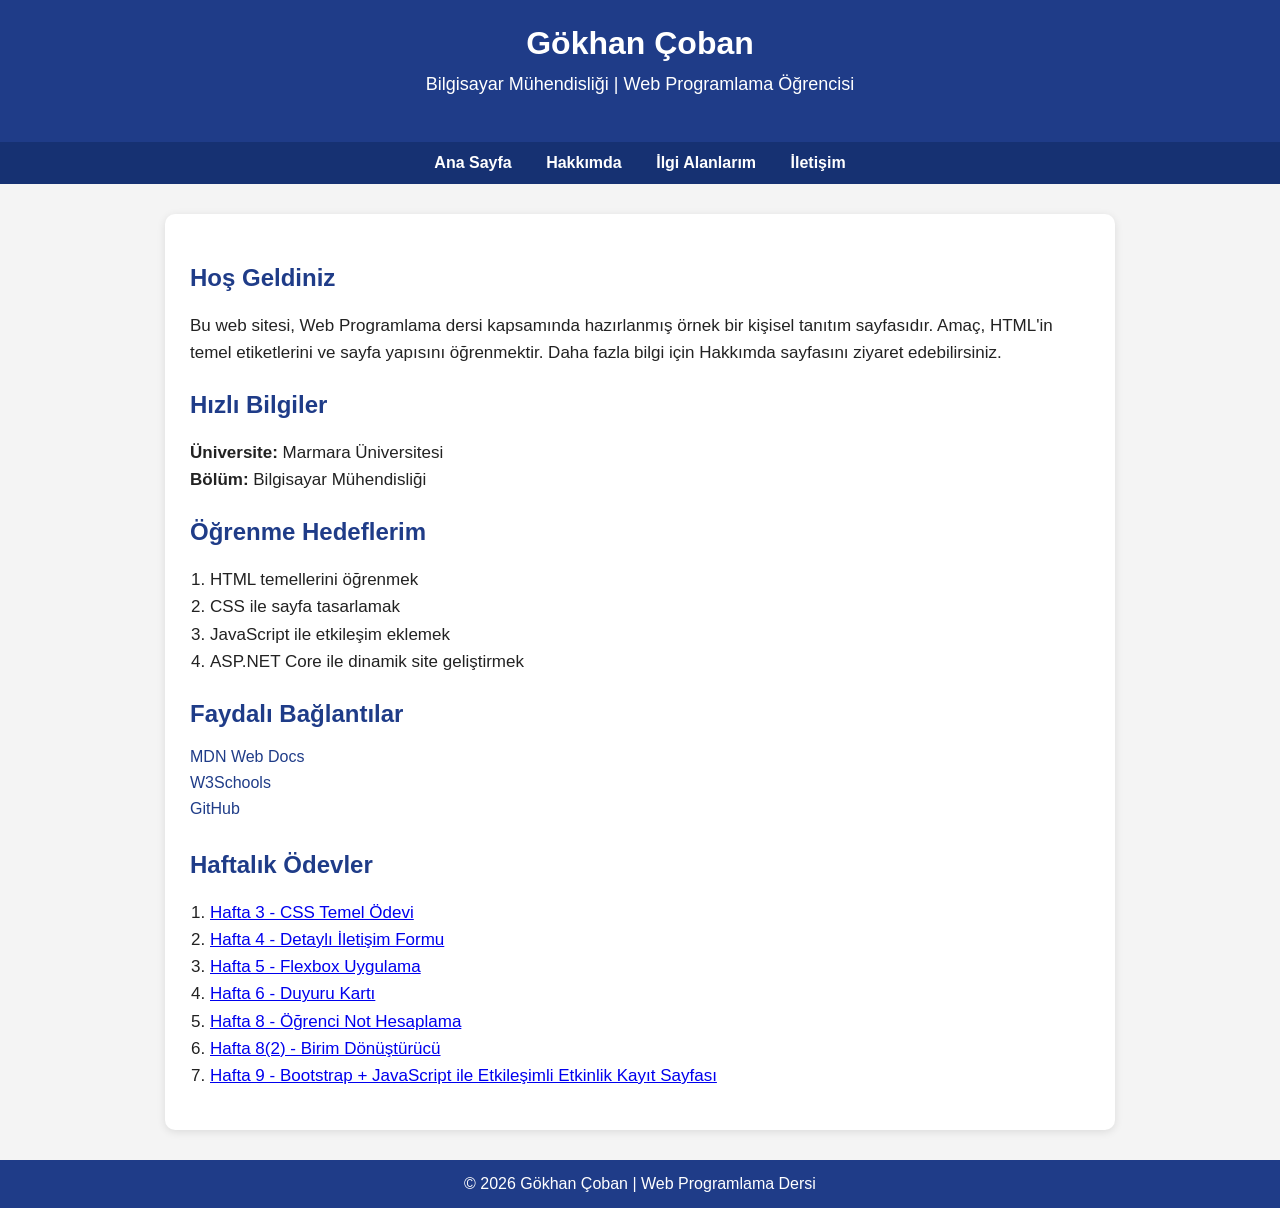
<file: index.html>
<!DOCTYPE html>
<html lang="tr">
<head>
    <meta charset="UTF-8">
    <meta name="viewport" content="width=device-width, initial-scale=1.0">
    <title>Ana Sayfa</title>
    <style>
        body {
            font-family: Arial, sans-serif;
            margin: 0;
            padding: 0;
            background-color: #f4f4f4;
            color: #222;
        }

        header {
            background-color: #1f3c88;
            color: white;
            text-align: center;
            padding: 25px 15px;
        }

        header h1 {
            margin: 0;
            font-size: 32px;
        }

        header p {
            margin-top: 8px;
            font-size: 18px;
        }

        nav {
            background-color: #163172;
            text-align: center;
            padding: 12px 0;
        }

        nav a {
            color: white;
            text-decoration: none;
            margin: 0 15px;
            font-weight: bold;
        }

        nav a:hover {
            text-decoration: underline;
        }

        main {
            max-width: 900px;
            margin: 30px auto;
            background-color: white;
            padding: 25px;
            border-radius: 10px;
            box-shadow: 0 2px 8px rgba(0,0,0,0.1);
        }

        h2 {
            color: #1f3c88;
            margin-top: 25px;
        }

        p, li {
            font-size: 17px;
            line-height: 1.6;
        }

        ol {
            padding-left: 20px;
        }

        .links a {
            display: inline-block;
            margin-bottom: 8px;
            color: #1f3c88;
            text-decoration: none;
        }

        .links a:hover {
            text-decoration: underline;
        }

        footer {
            text-align: center;
            background-color: #1f3c88;
            color: white;
            padding: 15px;
            margin-top: 30px;
        }
    </style>
</head>
<body>

    <header>
        <h1>Gökhan Çoban</h1>
        <p>Bilgisayar Mühendisliği | Web Programlama Öğrencisi</p>
    </header>

    <nav>
        <a href="index.html">Ana Sayfa</a>
        <a href="about.html">Hakkımda</a>
        <a href="interests.html">İlgi Alanlarım</a>
        <a href="contact.html">İletişim</a>
    </nav>

    <main>
        <h2>Hoş Geldiniz</h2>
        <p>
            Bu web sitesi, Web Programlama dersi kapsamında hazırlanmış örnek bir kişisel tanıtım sayfasıdır.
            Amaç, HTML'in temel etiketlerini ve sayfa yapısını öğrenmektir.
            Daha fazla bilgi için Hakkımda sayfasını ziyaret edebilirsiniz.
        </p>

        <h2>Hızlı Bilgiler</h2>
        <p>
            <strong>Üniversite:</strong> Marmara Üniversitesi<br>
            <strong>Bölüm:</strong> Bilgisayar Mühendisliği<br>
        </p>

        <h2>Öğrenme Hedeflerim</h2>
        <ol>
            <li>HTML temellerini öğrenmek</li>
            <li>CSS ile sayfa tasarlamak</li>
            <li>JavaScript ile etkileşim eklemek</li>
            <li>ASP.NET Core ile dinamik site geliştirmek</li>
        </ol>

        <h2>Faydalı Bağlantılar</h2>
        <div class="links">
            <a href="https://developer.mozilla.org/en-US/" target="_blank">MDN Web Docs</a><br>
            <a href="https://www.w3schools.com/" target="_blank">W3Schools</a><br>
            <a href="https://github.com/" target="_blank">GitHub</a>
        </div>

        <h2>Haftalık Ödevler</h2>
        <ol>
            <li><a href="hafta3.html">Hafta 3 - CSS Temel Ödevi</a></li>
            <li><a href="hafta4.html">Hafta 4 - Detaylı İletişim Formu</a></li>
            <li><a href="hafta5.html">Hafta 5 - Flexbox Uygulama</a></li>
            <li><a href="hafta6.html">Hafta 6 - Duyuru Kartı</a></li>
            <li><a href="hafta8.html">Hafta 8 - Öğrenci Not Hesaplama</a></li>
            <li><a href="hafta8_2.html">Hafta 8(2) - Birim Dönüştürücü</a></li>
            <li><a href="hafta9.html">Hafta 9 - Bootstrap + JavaScript ile Etkileşimli Etkinlik Kayıt Sayfası</a></li>
        </ol>
    </main>

    <footer>
        &copy; 2026 Gökhan Çoban | Web Programlama Dersi
    </footer>

</body>
</html>
</file>
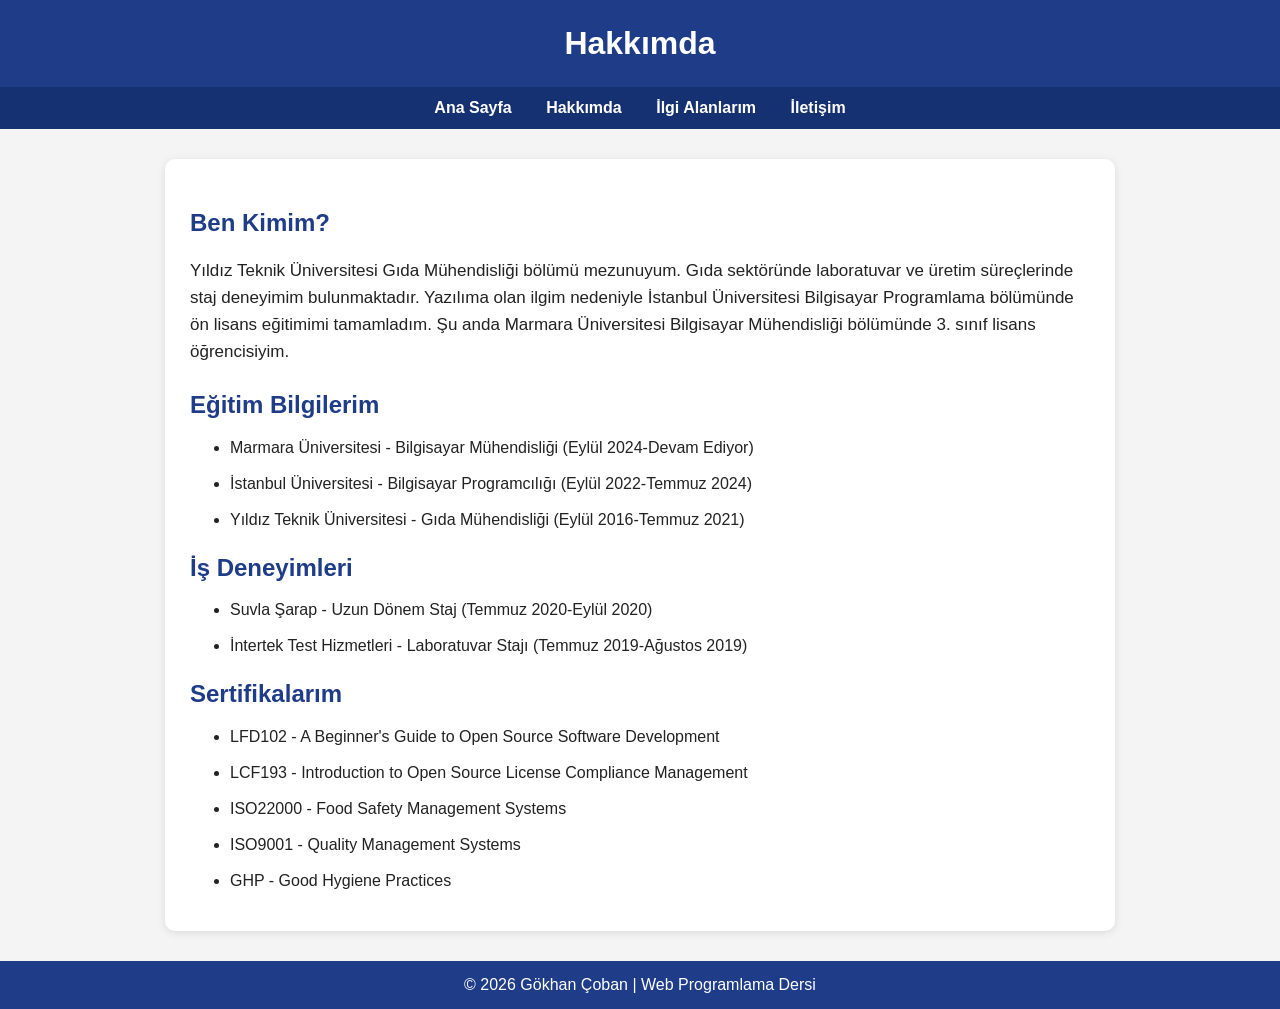
<file: about.html>
<!DOCTYPE html>
<html lang="tr">
<head>
    <meta charset="UTF-8">
    <meta name="viewport" content="width=device-width, initial-scale=1.0">
    <title>Hakkımda</title>
    <style>
        body {
            font-family: Arial, sans-serif;
            margin: 0;
            padding: 0;
            background-color: #f4f4f4;
            color: #222;
        }

        header {
            background-color: #1f3c88;
            color: white;
            text-align: center;
            padding: 25px 15px;
        }

        header h1 {
            margin: 0;
            font-size: 32px;
        }

        nav {
            background-color: #163172;
            text-align: center;
            padding: 12px 0;
        }

        nav a {
            color: white;
            text-decoration: none;
            margin: 0 15px;
            font-weight: bold;
        }

        nav a:hover {
            text-decoration: underline;
        }

        main {
            max-width: 900px;
            margin: 30px auto;
            background-color: white;
            padding: 25px;
            border-radius: 10px;
            box-shadow: 0 2px 8px rgba(0,0,0,0.1);
        }

        h2 {
            color: #1f3c88;
            margin-top: 25px;
        }

        p {
            font-size: 17px;
            line-height: 1.6;
        }

        footer {
            text-align: center;
            background-color: #1f3c88;
            color: white;
            padding: 15px;
            margin-top: 30px;
        }
    </style>
</head>
<body>

    <header>
        <h1>Hakkımda</h1>
    </header>

    <nav>
        <a href="index.html">Ana Sayfa</a>
        <a href="about.html">Hakkımda</a>
        <a href="interests.html">İlgi Alanlarım</a>
        <a href="contact.html">İletişim</a>
    </nav>

    <main>
        <h2>Ben Kimim?</h2>
        <p>
            Yıldız Teknik Üniversitesi Gıda Mühendisliği bölümü mezunuyum. Gıda sektöründe laboratuvar ve üretim süreçlerinde staj deneyimim bulunmaktadır.
            Yazılıma olan ilgim nedeniyle İstanbul Üniversitesi Bilgisayar Programlama bölümünde ön lisans eğitimimi tamamladım.
            Şu anda Marmara Üniversitesi Bilgisayar Mühendisliği bölümünde 3. sınıf lisans öğrencisiyim.
        </p>

        <h2>Eğitim Bilgilerim</h2>
        <ul>
           <li>Marmara Üniversitesi - Bilgisayar Mühendisliği (Eylül 2024-Devam Ediyor)</li><br>
           <li>İstanbul Üniversitesi - Bilgisayar Programcılığı (Eylül 2022-Temmuz 2024)</li><br>
           <li>Yıldız Teknik Üniversitesi - Gıda Mühendisliği (Eylül 2016-Temmuz 2021)</li>
        </ul>

        <h2>İş Deneyimleri</h2>
        <ul>
            <li>Suvla Şarap - Uzun Dönem Staj (Temmuz 2020-Eylül 2020)</li><br>
            <li>İntertek Test Hizmetleri - Laboratuvar Stajı (Temmuz 2019-Ağustos 2019)</li>
        </ul>

        <h2>Sertifikalarım</h2>
        <ul>
            <li>LFD102 - A Beginner's Guide to Open Source Software Development</li><br>
            <li>LCF193 - Introduction to Open Source License Compliance Management</li><br>
            <li>ISO22000 - Food Safety Management Systems</li><br>
            <li>ISO9001 - Quality Management Systems</li><br>                                                      
            <li>GHP - Good Hygiene Practices</li>
        </ul>

    </main>

    <footer>
        &copy; 2026 Gökhan Çoban | Web Programlama Dersi
    </footer>

</body>
</html>
</file>
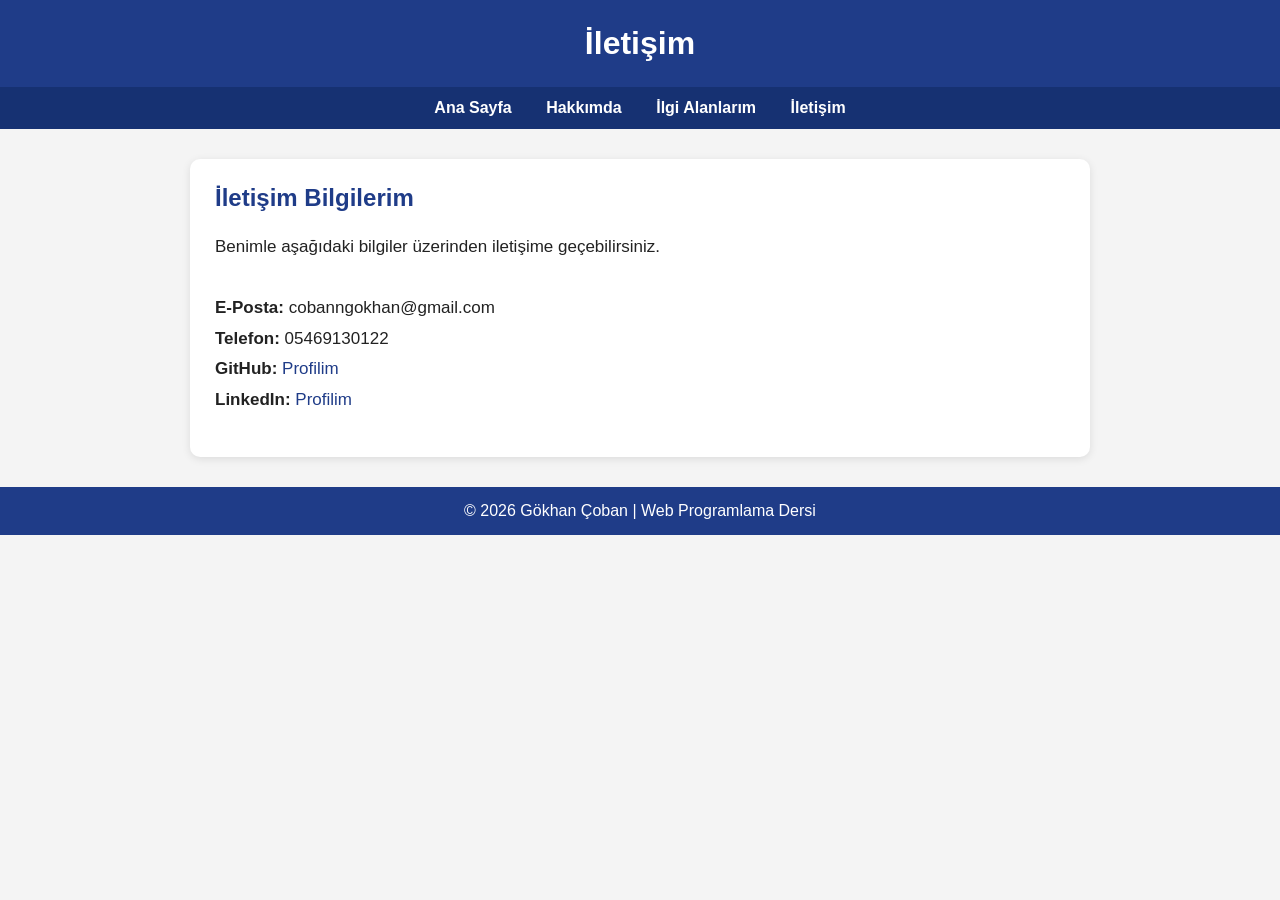
<file: contact.html>
<!DOCTYPE html>
<html lang="tr">
<head>
    <meta charset="UTF-8">
    <meta name="viewport" content="width=device-width, initial-scale=1.0">
    <title>İletişim</title>
    <style>
        body {
            font-family: Arial, sans-serif;
            margin: 0;
            padding: 0;
            background-color: #f4f4f4;
            color: #222;
        }

        header {
            background-color: #1f3c88;
            color: white;
            text-align: center;
            padding: 25px 15px;
        }

        header h1 {
            margin: 0;
            font-size: 32px;
        }

        nav {
            background-color: #163172;
            text-align: center;
            padding: 12px 0;
        }

        nav a {
            color: white;
            text-decoration: none;
            margin: 0 15px;
            font-weight: bold;
        }

        nav a:hover {
            text-decoration: underline;
        }

        main {
            max-width: 900px;
            margin: 30px auto;
            padding: 0 15px;
        }

        .card {
            background-color: white;
            padding: 25px;
            border-radius: 10px;
            box-shadow: 0 2px 8px rgba(0,0,0,0.1);
        }

        h2 {
            color: #1f3c88;
            margin-top: 0;
        }

        p {
            font-size: 17px;
            line-height: 1.8;
        }

        a {
            color: #1f3c88;
            text-decoration: none;
        }

        a:hover {
            text-decoration: underline;
        }

        footer {
            text-align: center;
            background-color: #1f3c88;
            color: white;
            padding: 15px;
            margin-top: 30px;
        }
    </style>
</head>
<body>

    <header>
        <h1>İletişim</h1>
    </header>

    <nav>
        <a href="index.html">Ana Sayfa</a>
        <a href="about.html">Hakkımda</a>
        <a href="interests.html">İlgi Alanlarım</a>
        <a href="contact.html">İletişim</a>
    </nav>

    <main>
        <div class="card">
            <h2>İletişim Bilgilerim</h2>
            <p>
                Benimle aşağıdaki bilgiler üzerinden iletişime geçebilirsiniz.<br><br>

                <strong>E-Posta:</strong> cobanngokhan@gmail.com<br>
                <strong>Telefon:</strong> 05469130122<br>
                <strong>GitHub:</strong> <a href="https://github.com/cobangokhan" target="_blank">Profilim</a><br>
                <strong>LinkedIn:</strong> <a href="https://www.linkedin.com/in/g%C3%B6khan-%C3%A7oban-a52a8619a/" target="_blank">Profilim</a>
            </p>
        </div>
    </main>

    <footer>
        &copy; 2026 Gökhan Çoban | Web Programlama Dersi
    </footer>

</body>
</html>
</file>
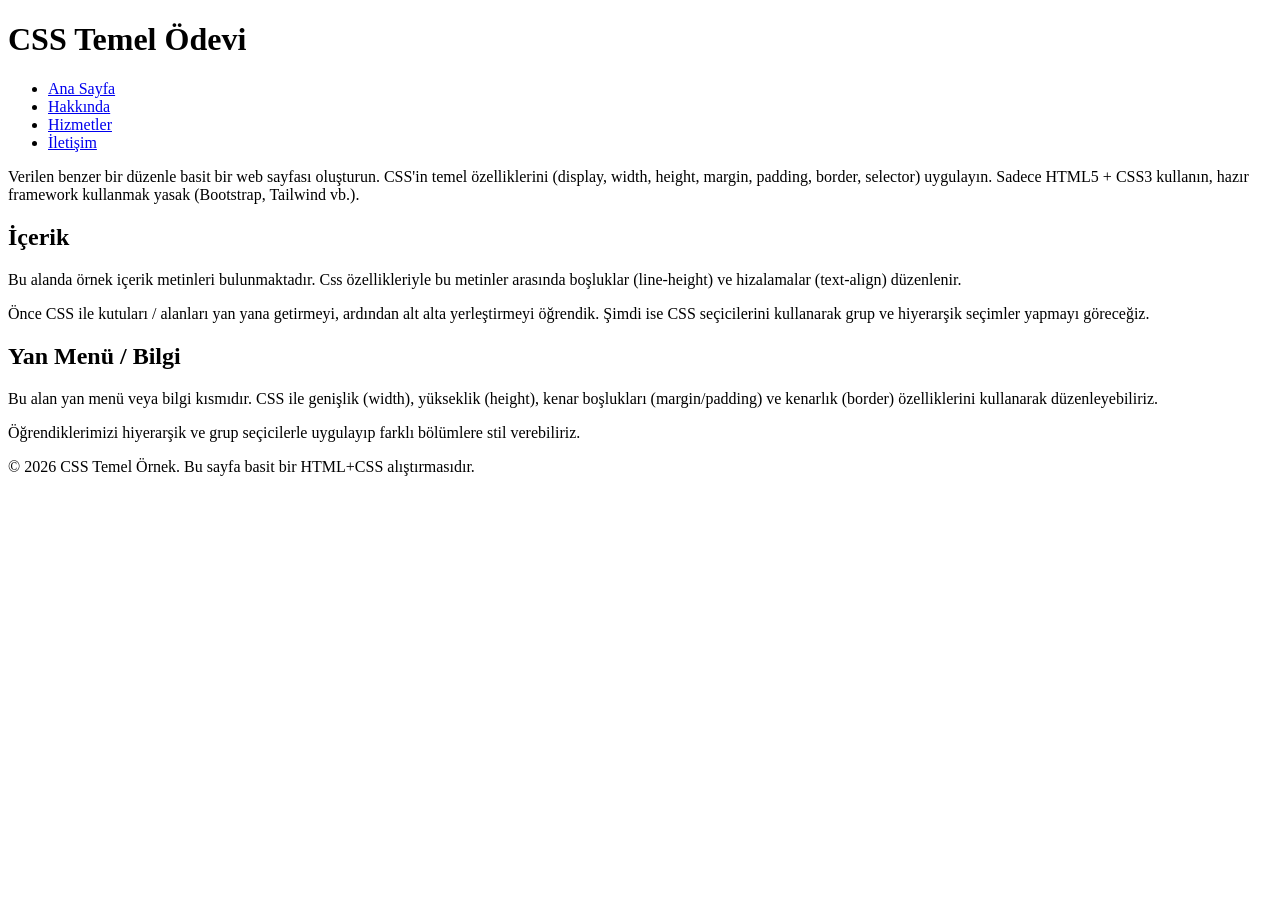
<file: CSS Temel Ödevi.html>
﻿<!DOCTYPE html>
<html lang="tr">
<head>
    <meta charset="UTF-8">
    <title>CSS Temel Ödevi</title>
    <link rel="stylesheet" href="styles/style.css">
</head>

<body>

    <div class="container">
        <header>
            <h1>CSS Temel Ödevi</h1>
            <nav>
                <ul>
                    <li><a href="#" class="active">Ana Sayfa</a></li>
                    <li><a href="#">Hakkında</a></li>
                    <li><a href="#">Hizmetler</a></li>
                    <li><a href="#">İletişim</a></li>
                </ul>
            </nav>
        </header>

        <main>
            <p class="intro">
                Verilen benzer bir düzenle basit bir web sayfası oluşturun. CSS'in temel özelliklerini (display, width, height, margin, padding, border, selector) uygulayın. Sadece HTML5 + CSS3 kullanın, hazır framework kullanmak yasak (Bootstrap, Tailwind vb.).
            </p>

            <div class="row">
                <section class="content">
                    <h2>İçerik</h2>
                    <p>Bu alanda örnek içerik metinleri bulunmaktadır. Css özellikleriyle bu metinler arasında boşluklar (line-height) ve hizalamalar (text-align) düzenlenir.</p>
                    <p>Önce CSS ile kutuları / alanları yan yana getirmeyi, ardından alt alta yerleştirmeyi öğrendik. Şimdi ise CSS seçicilerini kullanarak grup ve hiyerarşik seçimler yapmayı göreceğiz.</p>
                </section>

                <aside class="sidebar">
                    <h2>Yan Menü / Bilgi</h2>
                    <p>Bu alan yan menü veya bilgi kısmıdır. CSS ile genişlik (width), yükseklik (height), kenar boşlukları (margin/padding) ve kenarlık (border) özelliklerini kullanarak düzenleyebiliriz.</p>
                    <p>Öğrendiklerimizi hiyerarşik ve grup seçicilerle uygulayıp farklı bölümlere stil verebiliriz.</p>
                </aside>
            </div>
        </main>

        <footer>
            <p>© 2026 CSS Temel Örnek. Bu sayfa basit bir HTML+CSS alıştırmasıdır.</p>
        </footer>
    </div>

</body>
</html>
</file>
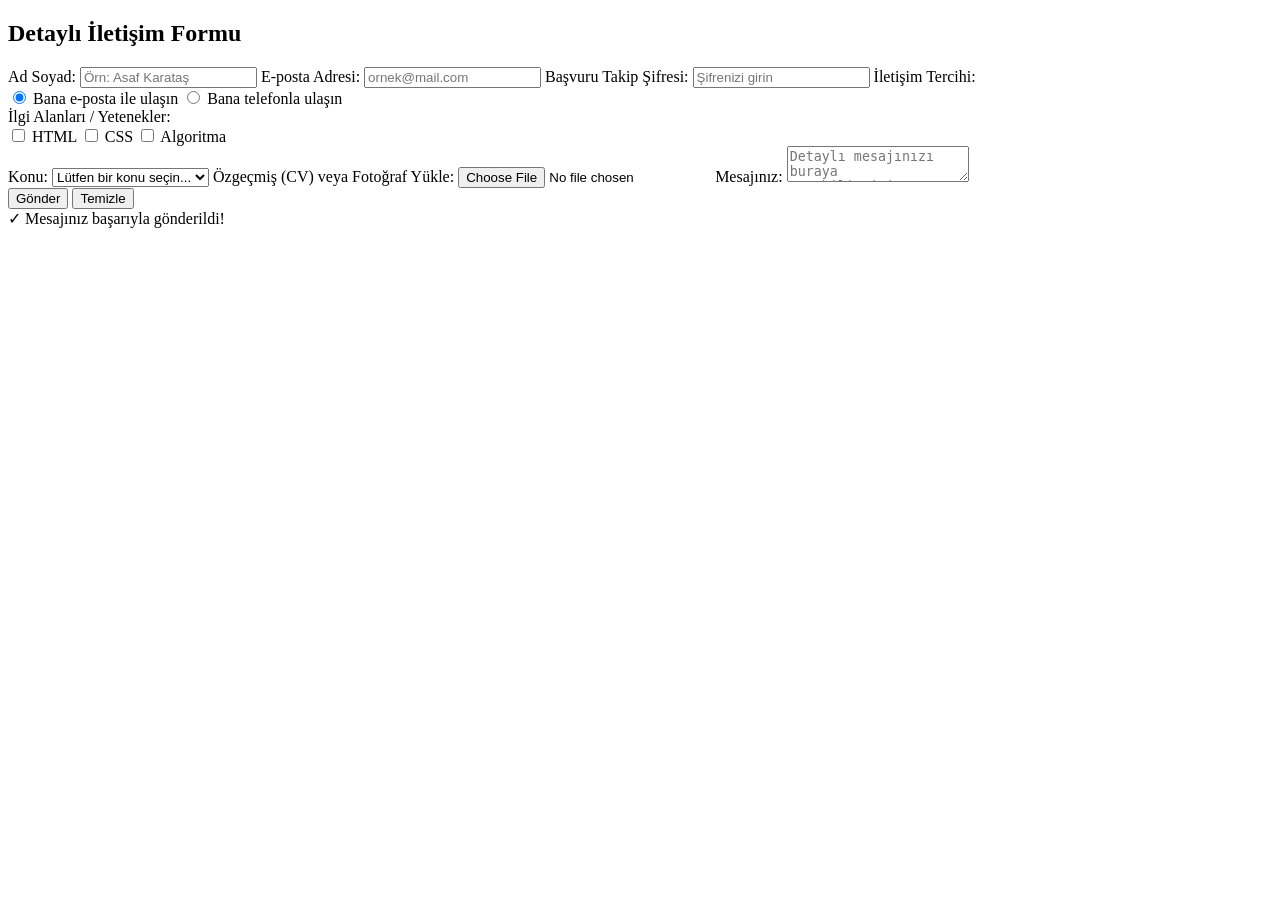
<file: Detaylı İletişim Formu.html>
﻿<!DOCTYPE html>
<html lang="tr">
<head>
  <meta charset="UTF-8" />
  <meta name="viewport" content="width=device-width, initial-scale=1.0"/>
  <title>Detaylı İletişim Formu</title>
  <link rel="stylesheet" href="styles/style.css">
</head>
<body>

  <div class="contact-container">
    <h2>Detaylı İletişim Formu</h2>

    <form id="contactForm" onsubmit="handleSubmit(event)">

      <label for="adSoyad">Ad Soyad:</label>
      <input type="text" id="adSoyad" name="adSoyad" placeholder="Örn: Asaf Karataş" required>

      <label for="eposta">E-posta Adresi:</label>
      <input type="email" id="eposta" name="eposta" placeholder="ornek@mail.com" required>

      <label for="sifre">Başvuru Takip Şifresi:</label>
      <input type="password" id="sifre" name="sifre" placeholder="Şifrenizi girin">

      <label>İletişim Tercihi:</label>
      <div class="input-group">
        <label><input type="radio" name="iletisim" value="eposta" checked> Bana e-posta ile ulaşın</label>
        <label><input type="radio" name="iletisim" value="telefon"> Bana telefonla ulaşın</label>
      </div>

      <label>İlgi Alanları / Yetenekler:</label>
      <div class="input-group">
        <label><input type="checkbox" name="yetenek" value="html"> HTML</label>
        <label><input type="checkbox" name="yetenek" value="css"> CSS</label>
        <label><input type="checkbox" name="yetenek" value="algoritma"> Algoritma</label>
      </div>

      <label for="konu">Konu:</label>
      <select id="konu" name="konu" required>
        <option value="" disabled selected>Lütfen bir konu seçin...</option>
        <option value="is-teklifi">İş Teklifi</option>
        <option value="soru">Soru</option>
        <option value="geri-bildirim">Geri Bildirim</option>
      </select>

      <label for="dosya">Özgeçmiş (CV) veya Fotoğraf Yükle:</label>
      <input type="file" id="dosya" name="dosya" accept=".pdf,.doc,.docx,.jpg,.png">

      <label for="mesaj">Mesajınız:</label>
      <textarea id="mesaj" name="mesaj" placeholder="Detaylı mesajınızı buraya yazabilirsiniz..." required></textarea>

      <div class="btn-row">
        <button type="submit" class="btn-gonder">Gönder</button>
        <button type="reset" class="btn-temizle">Temizle</button>
      </div>

      <div class="success-msg" id="successMsg">
        ✓ Mesajınız başarıyla gönderildi!
      </div>
    </form>
  </div>

  <script>
    function handleSubmit(e) {
      e.preventDefault();
      document.getElementById('successMsg').style.display = 'block';
      setTimeout(() => {
        e.target.reset();
        document.getElementById('successMsg').style.display = 'none';
      }, 3000);
    }
  </script>

</body>
</html>
</file>
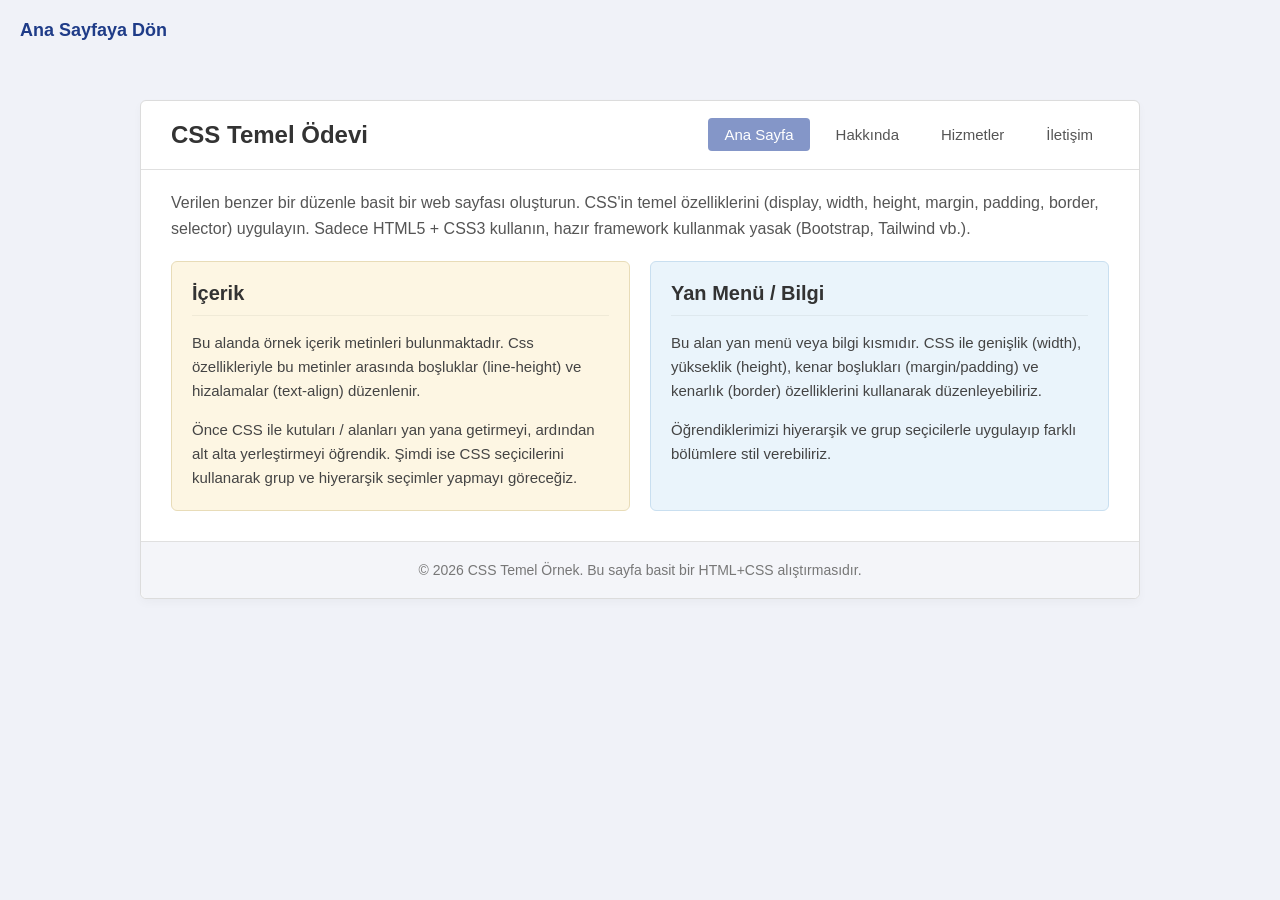
<file: hafta3.html>
<!DOCTYPE html>
<html lang="tr">
<head>
    <meta charset="UTF-8">
    <meta name="viewport" content="width=device-width, initial-scale=1.0"/>
    <title>CSS Temel Ödevi</title>

    <style>
        * {
            box-sizing: border-box;
        }

        body {
            font-family: Arial, sans-serif;
            background-color: #f0f2f8;
            margin: 0;
            padding: 40px 20px;
            position: relative;
        }

        .geri-link {
            position: absolute;
            top: 20px;
            left: 20px;
            color: #1f3c88;
            text-decoration: none;
            font-size: 18px;
            font-weight: bold;
        }

        .geri-link:hover {
            text-decoration: underline;
        }

        .container {
            max-width: 1000px;
            margin: 60px auto 0 auto;
            background-color: #ffffff;
            border: 1px solid #dcdcdc;
            border-radius: 6px;
            box-shadow: 0 4px 10px rgba(0,0,0,0.03);
        }

        header {
            display: flex;
            justify-content: space-between;
            align-items: center;
            padding: 20px 30px;
            border-bottom: 1px solid #e0e0e0;
        }

        header h1 {
            margin: 0;
            font-size: 24px;
            color: #333;
        }

        nav ul {
            list-style: none;
            padding: 0;
            margin: 0;
            display: flex;
            gap: 10px;
        }

        nav a {
            text-decoration: none;
            padding: 8px 16px;
            color: #555;
            border-radius: 4px;
            font-size: 15px;
        }

        nav a:hover,
        nav a.active {
            background-color: #8496c8;
            color: white;
        }

        .intro {
            padding: 20px 30px;
            margin: 0;
            color: #555;
            line-height: 1.6;
        }

        .row {
            display: flex;
            gap: 20px;
            padding: 0 30px 30px 30px;
        }

        .content, .sidebar {
            flex: 1;
            padding: 20px;
            border-radius: 6px;
        }

        .content h2, .sidebar h2 {
            margin-top: 0;
            margin-bottom: 15px;
            font-size: 20px;
            color: #333;
            border-bottom: 1px solid rgba(0,0,0,0.05);
            padding-bottom: 10px;
        }

        .content p, .sidebar p {
            font-size: 15px;
            line-height: 1.6;
            color: #444;
            margin-bottom: 15px;
        }

        .content p:last-child, .sidebar p:last-child {
            margin-bottom: 0;
        }

        .content {
            background-color: #fdf6e3;
            border: 1px solid #e8dcb8;
        }

        .sidebar {
            background-color: #eaf4fb;
            border: 1px solid #c9dff0;
        }

        footer {
            text-align: center;
            padding: 20px;
            background-color: #f4f5f9;
            border-top: 1px solid #e0e0e0;
            color: #777;
            font-size: 14px;
            border-bottom-left-radius: 6px;
            border-bottom-right-radius: 6px;
        }

        footer p {
            margin: 0;
        }
    </style>
</head>

<body>

    <a href="index.html" class="geri-link">Ana Sayfaya Dön</a>

    <div class="container">
        <header>
            <h1>CSS Temel Ödevi</h1>
            <nav>
                <ul>
                    <li><a href="#" class="active">Ana Sayfa</a></li>
                    <li><a href="#">Hakkında</a></li>
                    <li><a href="#">Hizmetler</a></li>
                    <li><a href="#">İletişim</a></li>
                </ul>
            </nav>
        </header>

        <main>
            <p class="intro">
                Verilen benzer bir düzenle basit bir web sayfası oluşturun. CSS'in temel özelliklerini (display, width, height, margin, padding, border, selector) uygulayın. Sadece HTML5 + CSS3 kullanın, hazır framework kullanmak yasak (Bootstrap, Tailwind vb.).
            </p>

            <div class="row">
                <section class="content">
                    <h2>İçerik</h2>
                    <p>Bu alanda örnek içerik metinleri bulunmaktadır. Css özellikleriyle bu metinler arasında boşluklar (line-height) ve hizalamalar (text-align) düzenlenir.</p>
                    <p>Önce CSS ile kutuları / alanları yan yana getirmeyi, ardından alt alta yerleştirmeyi öğrendik. Şimdi ise CSS seçicilerini kullanarak grup ve hiyerarşik seçimler yapmayı göreceğiz.</p>
                </section>

                <aside class="sidebar">
                    <h2>Yan Menü / Bilgi</h2>
                    <p>Bu alan yan menü veya bilgi kısmıdır. CSS ile genişlik (width), yükseklik (height), kenar boşlukları (margin/padding) ve kenarlık (border) özelliklerini kullanarak düzenleyebiliriz.</p>
                    <p>Öğrendiklerimizi hiyerarşik ve grup seçicilerle uygulayıp farklı bölümlere stil verebiliriz.</p>
                </aside>
            </div>
        </main>

        <footer>
            <p>© 2026 CSS Temel Örnek. Bu sayfa basit bir HTML+CSS alıştırmasıdır.</p>
        </footer>
    </div>

</body>
</html>
</file>
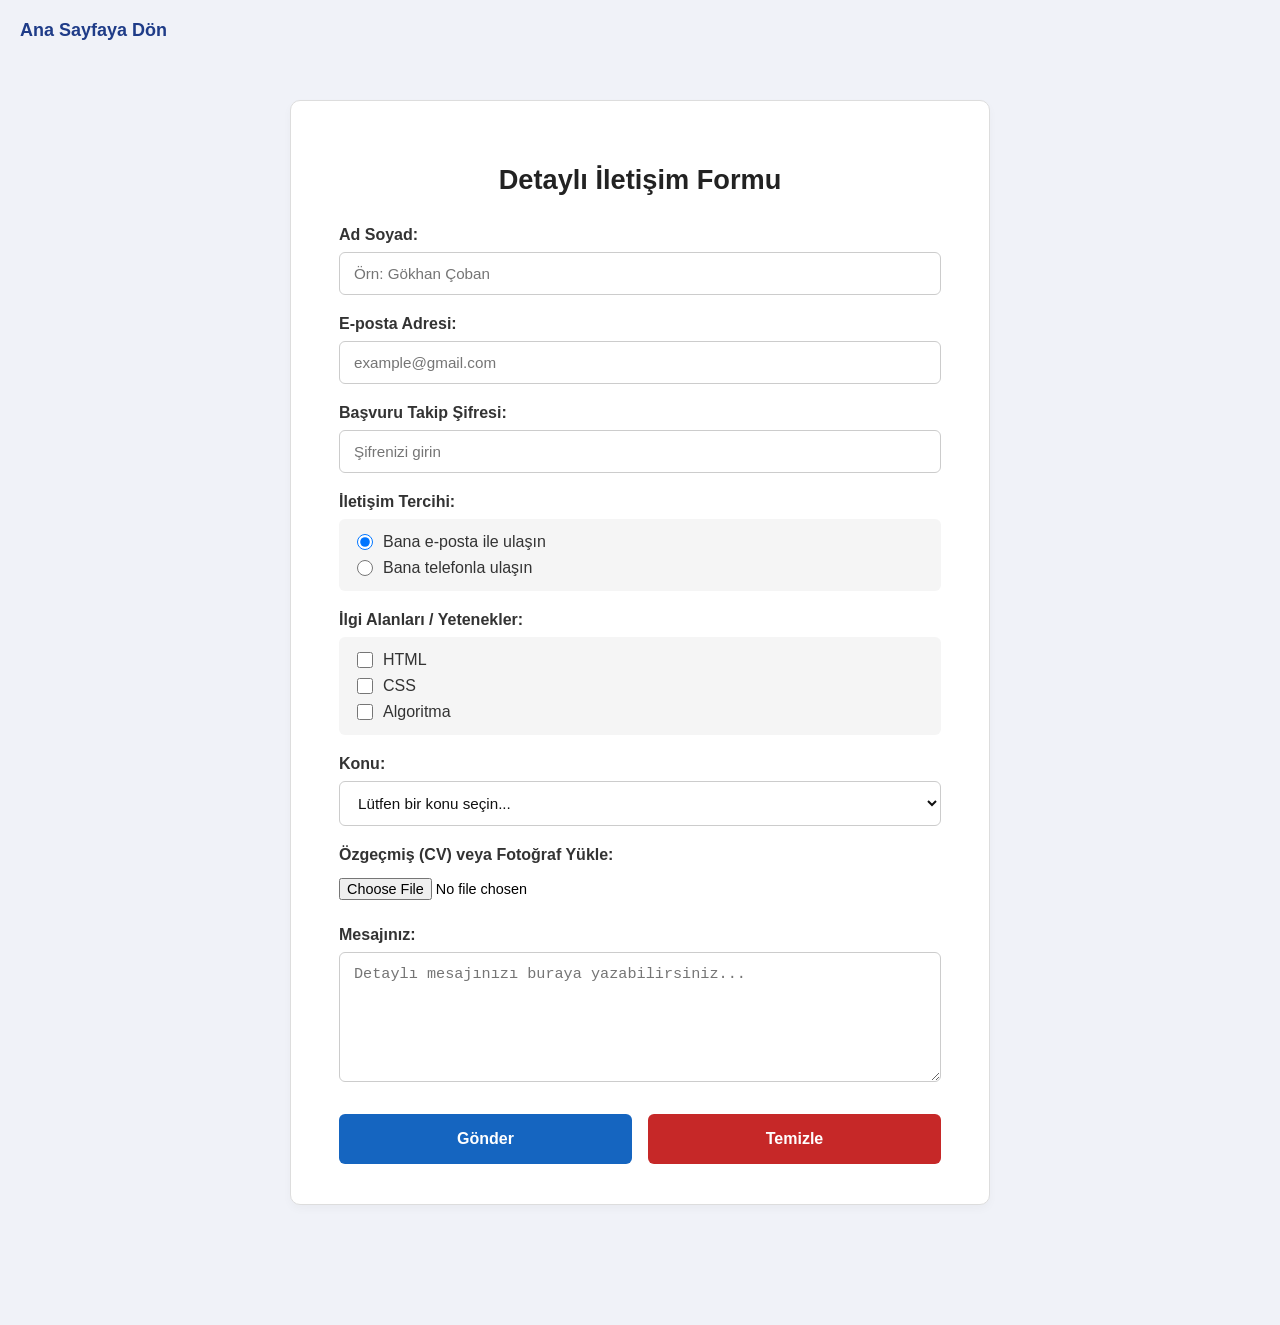
<file: hafta4.html>
<!DOCTYPE html>
<html lang="tr">
<head>
  <meta charset="UTF-8" />
  <meta name="viewport" content="width=device-width, initial-scale=1.0"/>
  <title>Detaylı İletişim Formu</title>

  <style>
    * {
      box-sizing: border-box;
    }

    body {
      font-family: Arial, sans-serif;
      background-color: #f0f2f8;
      margin: 0;
      padding: 40px 20px;
      position: relative;
    }

    .geri-link {
      position: absolute;
      top: 20px;
      left: 20px;
      color: #1f3c88;
      text-decoration: none;
      font-size: 18px;
      font-weight: bold;
    }

    .geri-link:hover {
      text-decoration: underline;
    }

    .contact-container {
      width: 700px;
      max-width: 100%;
      margin: 60px auto 80px;
      padding: 40px 48px;
      background: #fff;
      border: 1px solid #ddd;
      border-radius: 10px;
      box-shadow: 0 4px 10px rgba(0,0,0,0.03);
    }

    .contact-container h2 {
      font-size: 1.7rem;
      font-weight: bold;
      text-align: center;
      margin-bottom: 30px;
      color: #222;
    }

    label {
      display: block;
      margin-bottom: 8px;
      font-weight: bold;
      color: #333;
    }

    .input-group {
      background: #f5f5f5;
      border-radius: 6px;
      padding: 14px 18px;
      margin-bottom: 20px;
    }

    .input-group label {
      font-weight: normal;
      display: flex;
      align-items: center;
      gap: 10px;
      margin-bottom: 8px;
      cursor: pointer;
    }

    .input-group label:last-child {
      margin-bottom: 0;
    }

    input[type="radio"],
    input[type="checkbox"] {
      width: 16px;
      height: 16px;
      margin: 0;
      cursor: pointer;
    }

    input[type="text"],
    input[type="email"],
    input[type="password"],
    select,
    textarea {
      width: 100%;
      padding: 12px 14px;
      margin-bottom: 20px;
      border: 1px solid #ccc;
      border-radius: 6px;
      font-size: 0.95rem;
      background: #fff;
      color: #111;
      outline: none;
    }

    input[type="file"] {
      padding: 6px 0;
      border: none;
      background: transparent;
      margin-bottom: 20px;
      width: 100%;
      font-size: 0.9rem;
    }

    input:focus,
    select:focus,
    textarea:focus {
      border-color: #555;
    }

    textarea {
      resize: vertical;
      min-height: 130px;
    }

    .btn-row {
      display: flex;
      gap: 16px;
      margin-top: 8px;
    }

    .btn-row button {
      flex: 1;
      padding: 16px;
      border: none;
      border-radius: 6px;
      font-size: 1rem;
      font-weight: bold;
      cursor: pointer;
      transition: opacity 0.2s;
    }

    .btn-row button:hover {
      opacity: 0.88;
    }

    .btn-gonder {
      background: #1565C0;
      color: #fff;
    }

    .btn-temizle {
      background: #C62828;
      color: #fff;
    }

    .success-msg {
      display: none;
      background: #e8f5e9;
      border: 1px solid #a5d6a7;
      border-radius: 6px;
      padding: 14px;
      color: #2e7d32;
      font-size: 0.9rem;
      margin-top: 16px;
      text-align: center;
    }
  </style>
</head>
<body>

  <a href="index.html" class="geri-link">Ana Sayfaya Dön</a>

  <div class="contact-container">
    <h2>Detaylı İletişim Formu</h2>

    <form id="contactForm" onsubmit="handleSubmit(event)">

      <label for="adSoyad">Ad Soyad:</label>
      <input type="text" id="adSoyad" name="adSoyad" placeholder="Örn: Gökhan Çoban" required>

      <label for="eposta">E-posta Adresi:</label>
      <input type="email" id="eposta" name="eposta" placeholder="example@gmail.com" required>

      <label for="sifre">Başvuru Takip Şifresi:</label>
      <input type="password" id="sifre" name="sifre" placeholder="Şifrenizi girin">

      <label>İletişim Tercihi:</label>
      <div class="input-group">
        <label><input type="radio" name="iletisim" value="eposta" checked> Bana e-posta ile ulaşın</label>
        <label><input type="radio" name="iletisim" value="telefon"> Bana telefonla ulaşın</label>
      </div>

      <label>İlgi Alanları / Yetenekler:</label>
      <div class="input-group">
        <label><input type="checkbox" name="yetenek" value="html"> HTML</label>
        <label><input type="checkbox" name="yetenek" value="css"> CSS</label>
        <label><input type="checkbox" name="yetenek" value="algoritma"> Algoritma</label>
      </div>

      <label for="konu">Konu:</label>
      <select id="konu" name="konu" required>
        <option value="" disabled selected>Lütfen bir konu seçin...</option>
        <option value="is-teklifi">İş Teklifi</option>
        <option value="soru">Soru</option>
        <option value="geri-bildirim">Geri Bildirim</option>
      </select>

      <label for="dosya">Özgeçmiş (CV) veya Fotoğraf Yükle:</label>
      <input type="file" id="dosya" name="dosya" accept=".pdf,.doc,.docx,.jpg,.png">

      <label for="mesaj">Mesajınız:</label>
      <textarea id="mesaj" name="mesaj" placeholder="Detaylı mesajınızı buraya yazabilirsiniz..." required></textarea>

      <div class="btn-row">
        <button type="submit" class="btn-gonder">Gönder</button>
        <button type="reset" class="btn-temizle">Temizle</button>
      </div>

      <div class="success-msg" id="successMsg">
        ✓ Mesajınız başarıyla gönderildi!
      </div>
    </form>
  </div>

  <script>
    function handleSubmit(e) {
      e.preventDefault();
      document.getElementById('successMsg').style.display = 'block';
      setTimeout(() => {
        e.target.reset();
        document.getElementById('successMsg').style.display = 'none';
      }, 3000);
    }
  </script>

</body>
</html>
</file>
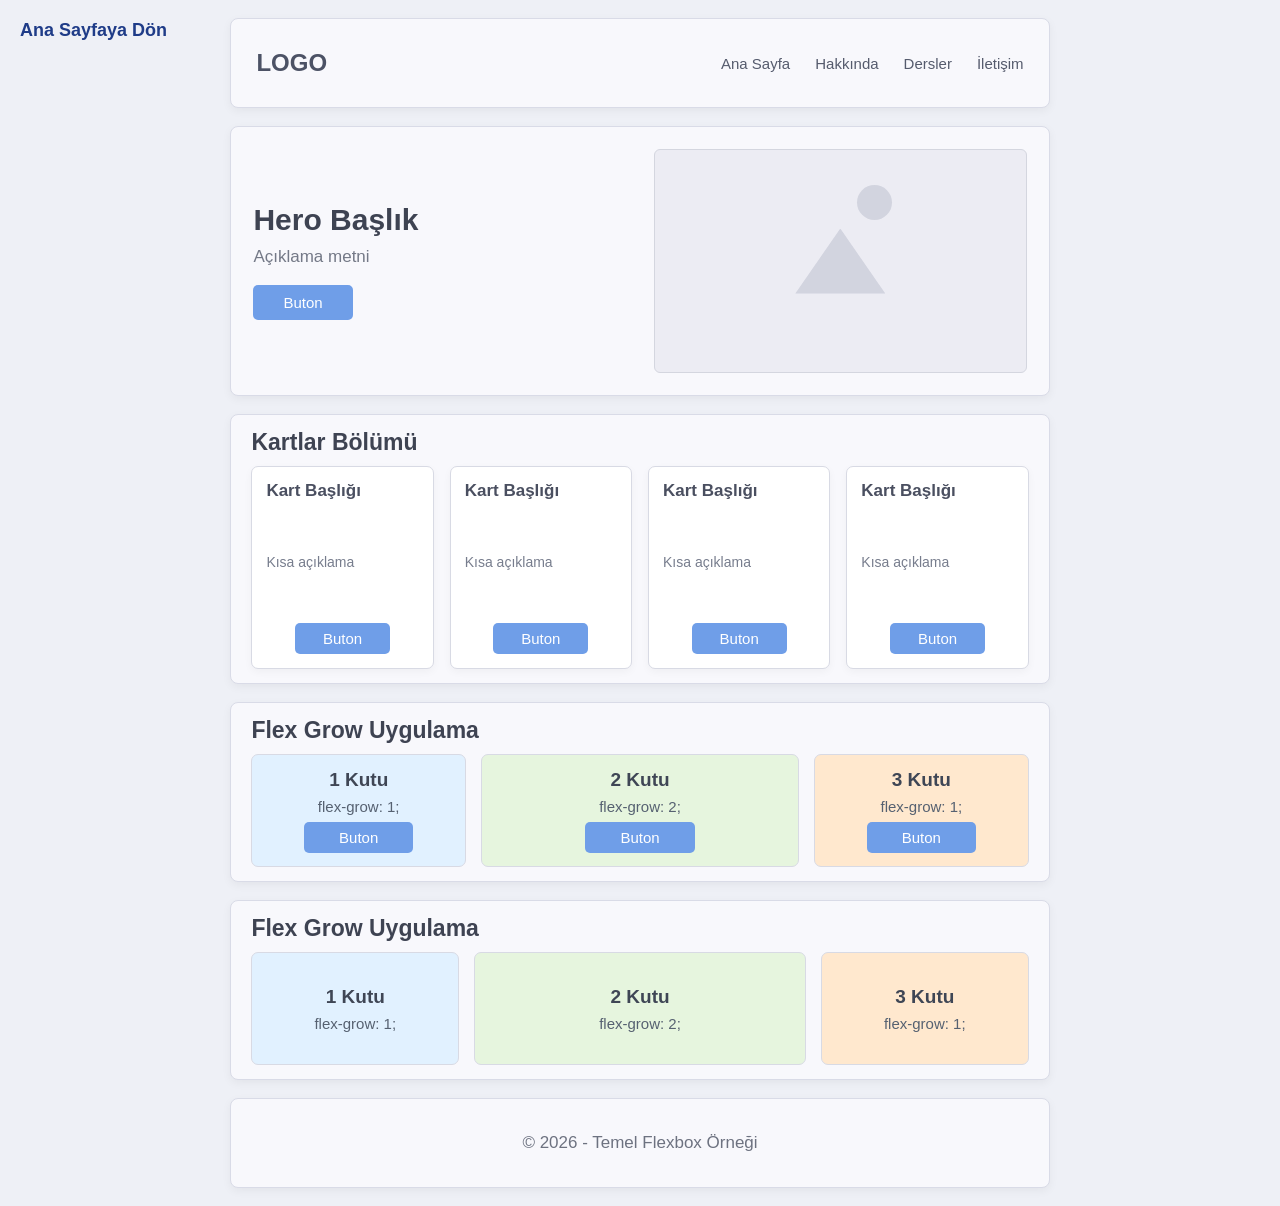
<file: hafta5.html>
<!DOCTYPE html>
<html lang="tr">
<head>
    <meta charset="UTF-8">
    <meta name="viewport" content="width=device-width, initial-scale=1.0">
    <title>Flexbox Lab Uygulaması</title>

    <style>
        * {
            margin: 0;
            padding: 0;
            box-sizing: border-box;
        }

        body {
            font-family: Arial, Helvetica, sans-serif;
            background-color: #eef0f6;
            color: #333;
        }

        .geri-link {
            position: absolute;
            top: 20px;
            left: 20px;
            color: #1f3c88;
            text-decoration: none;
            font-size: 18px;
            font-weight: bold;
        }

        .geri-link:hover {
            text-decoration: underline;
        }

        .wrapper {
            width: 100vw;
            min-height: 100vh;
            display: flex;
            flex-direction: column;
            background-color: #eef0f6;
            padding: 2vh 18vw;
            gap: 2vh;
        }

        .navbar {
            height: 10vh;
            display: flex;
            flex-direction: row;
            justify-content: space-between;
            align-items: center;
            padding: 0 25px;
            background-color: #f8f8fc;
            border: 1px solid #d9dbe7;
            border-radius: 8px;
            box-shadow: 0 3px 10px rgba(0, 0, 0, 0.05);
        }

        .logo {
            font-size: 24px;
            font-weight: bold;
            color: #4c5265;
        }

        .nav-links {
            display: flex;
            flex-direction: row;
            gap: 25px;
        }

        .nav-links a {
            text-decoration: none;
            color: #555b6d;
            font-size: 15px;
            font-weight: 500;
        }

        .nav-links a:hover {
            color: #6f9ee8;
        }

        .hero {
            height: 30vh;
            display: flex;
            flex-direction: row;
            justify-content: space-between;
            align-items: stretch;
            gap: 30px;
            padding: 22px;
            background-color: #f8f8fc;
            border: 1px solid #d9dbe7;
            border-radius: 8px;
            box-shadow: 0 3px 10px rgba(0, 0, 0, 0.05);
        }

        .hero-text {
            flex: 1;
            display: flex;
            flex-direction: column;
            justify-content: center;
            align-items: flex-start;
        }

        .hero-text h1 {
            font-size: 30px;
            margin-bottom: 10px;
            color: #3e4352;
        }

        .hero-text p {
            font-size: 17px;
            margin-bottom: 18px;
            color: #747987;
        }

        button {
            border: none;
            background-color: #6f9ee8;
            color: white;
            padding: 9px 30px;
            border-radius: 5px;
            font-size: 15px;
            cursor: pointer;
        }

        button:hover {
            background-color: #5789d8;
        }

        .hero-image {
            flex: 1;
            display: flex;
            justify-content: center;
            align-items: center;
            position: relative;
            background-color: #ececf3;
            border: 1px solid #d4d6df;
            border-radius: 6px;
        }

        .mountain {
            width: 90px;
            height: 65px;
            background-color: #d2d4df;
            clip-path: polygon(50% 0, 100% 100%, 0 100%);
        }

        .sun {
            width: 35px;
            height: 35px;
            background-color: #d2d4df;
            border-radius: 50%;
            position: absolute;
            top: 35px;
            right: 36%;
        }

        .section-title {
            display: flex;
            flex-direction: row;
            justify-content: flex-start;
            align-items: center;
            margin-bottom: 10px;
        }

        .section-title h2 {
            font-size: 23px;
            color: #3e4352;
        }

        .cards-section {
            height: 30vh;
            display: flex;
            flex-direction: column;
            padding: 14px 20px;
            background-color: #f8f8fc;
            border: 1px solid #d9dbe7;
            border-radius: 8px;
            box-shadow: 0 3px 10px rgba(0, 0, 0, 0.05);
        }

        .cards-container {
            flex: 1;
            display: flex;
            flex-direction: row;
            flex-wrap: nowrap;
            justify-content: space-between;
            align-items: stretch;
            gap: 16px;
        }

        .card {
            flex: 1;
            display: flex;
            flex-direction: column;
            justify-content: space-between;
            padding: 14px;
            background-color: white;
            border: 1px solid #d8dae4;
            border-radius: 7px;
            box-shadow: 0 3px 8px rgba(0, 0, 0, 0.04);
        }

        .card h3 {
            font-size: 17px;
            color: #4a4f60;
        }

        .card p {
            font-size: 14px;
            color: #777d8d;
        }

        .card button {
            align-self: center;
            padding: 7px 28px;
        }

        .grow-section {
            height: 20vh;
            display: flex;
            flex-direction: column;
            padding: 14px 20px;
            background-color: #f8f8fc;
            border: 1px solid #d9dbe7;
            border-radius: 8px;
            box-shadow: 0 3px 10px rgba(0, 0, 0, 0.05);
        }

        .grow-container {
            flex: 1;
            display: flex;
            flex-direction: row;
            align-items: stretch;
            gap: 15px;
        }

        .grow-box {
            display: flex;
            flex-direction: column;
            justify-content: center;
            align-items: center;
            gap: 7px;
            border-radius: 7px;
            border: 1px solid #d8dae4;
        }

        .grow-box h3 {
            font-size: 19px;
            color: #3f4655;
        }

        .grow-box p {
            color: #566171;
            font-size: 15px;
        }

        .box-one {
            flex-grow: 1;
            background-color: #e1f1ff;
        }

        .box-two {
            flex-grow: 2;
            background-color: #e6f5de;
        }

        .box-three {
            flex-grow: 1;
            background-color: #ffe8ce;
        }

        .grow-box button {
            padding: 7px 35px;
        }

        .footer {
            height: 10vh;
            display: flex;
            justify-content: center;
            align-items: center;
            background-color: #f8f8fc;
            border: 1px solid #d9dbe7;
            border-radius: 8px;
            box-shadow: 0 3px 10px rgba(0, 0, 0, 0.05);
        }

        .footer p {
            color: #6d7280;
            font-size: 17px;
        }

        @media (max-width: 900px) {
            .wrapper {
                padding: 2vh 5vw;
            }

            .navbar,
            .hero,
            .cards-section,
            .grow-section,
            .footer {
                height: auto;
            }

            .navbar {
                flex-direction: column;
                justify-content: center;
                gap: 10px;
                padding: 15px;
            }

            .nav-links {
                flex-wrap: wrap;
                justify-content: center;
            }

            .hero {
                flex-direction: column;
            }

            .hero-image {
                min-height: 180px;
            }

            .cards-container {
                flex-wrap: wrap;
            }

            .card {
                flex: 0 0 48%;
                min-height: 150px;
            }

            .grow-container {
                flex-direction: column;
            }

            .grow-box {
                min-height: 110px;
            }
        }

        @media (max-width: 600px) {
            .card {
                flex: 0 0 100%;
            }
        }
    </style>
</head>

<body>
    
    <a href="index.html" class="geri-link">Ana Sayfaya Dön</a>

    <div class="wrapper">

        <nav class="navbar">
            <div class="logo">LOGO</div>
        
            <div class="nav-links">
                <a href="#">Ana Sayfa</a>
                <a href="#">Hakkında</a>
                <a href="#">Dersler</a>
                <a href="#">İletişim</a>
            </div>
        </nav>

        <section class="hero">
            <div class="hero-text">
                <h1>Hero Başlık</h1>
                <p>Açıklama metni</p>
                <button>Buton</button>
            </div>

            <div class="hero-image">
                <div class="mountain"></div>
                <div class="sun"></div>
            </div>
        </section>

        <section class="cards-section">
            <div class="section-title">
                <h2>Kartlar Bölümü</h2>
            </div>

            <div class="cards-container">
                <div class="card">
                    <h3>Kart Başlığı</h3>
                    <p>Kısa açıklama</p>
                    <button>Buton</button>
                </div>

                <div class="card">
                    <h3>Kart Başlığı</h3>
                    <p>Kısa açıklama</p>
                    <button>Buton</button>
                </div>

                <div class="card">
                    <h3>Kart Başlığı</h3>
                    <p>Kısa açıklama</p>
                    <button>Buton</button>
                </div>

                <div class="card">
                    <h3>Kart Başlığı</h3>
                    <p>Kısa açıklama</p>
                    <button>Buton</button>
                </div>
            </div>
        </section>

        <section class="grow-section">
            <div class="section-title">
                <h2>Flex Grow Uygulama</h2>
            </div>

            <div class="grow-container">
                <div class="grow-box box-one">
                    <h3>1 Kutu</h3>
                    <p>flex-grow: 1;</p>
                    <button>Buton</button>
                </div>

                <div class="grow-box box-two">
                    <h3>2 Kutu</h3>
                    <p>flex-grow: 2;</p>
                    <button>Buton</button>
                </div>

                <div class="grow-box box-three">
                    <h3>3 Kutu</h3>
                    <p>flex-grow: 1;</p>
                    <button>Buton</button>
                </div>
            </div>
        </section>

        <section class="grow-section">
            <div class="section-title">
                <h2>Flex Grow Uygulama</h2>
            </div>

            <div class="grow-container">
                <div class="grow-box box-one">
                    <h3>1 Kutu</h3>
                    <p>flex-grow: 1;</p>
                </div>

                <div class="grow-box box-two">
                    <h3>2 Kutu</h3>
                    <p>flex-grow: 2;</p>
                </div>

                <div class="grow-box box-three">
                    <h3>3 Kutu</h3>
                    <p>flex-grow: 1;</p>
                </div>
            </div>
        </section>

        <footer class="footer">
            <p>© 2026 - Temel Flexbox Örneği</p>
        </footer>

    </div>

</body>
</html>
</file>
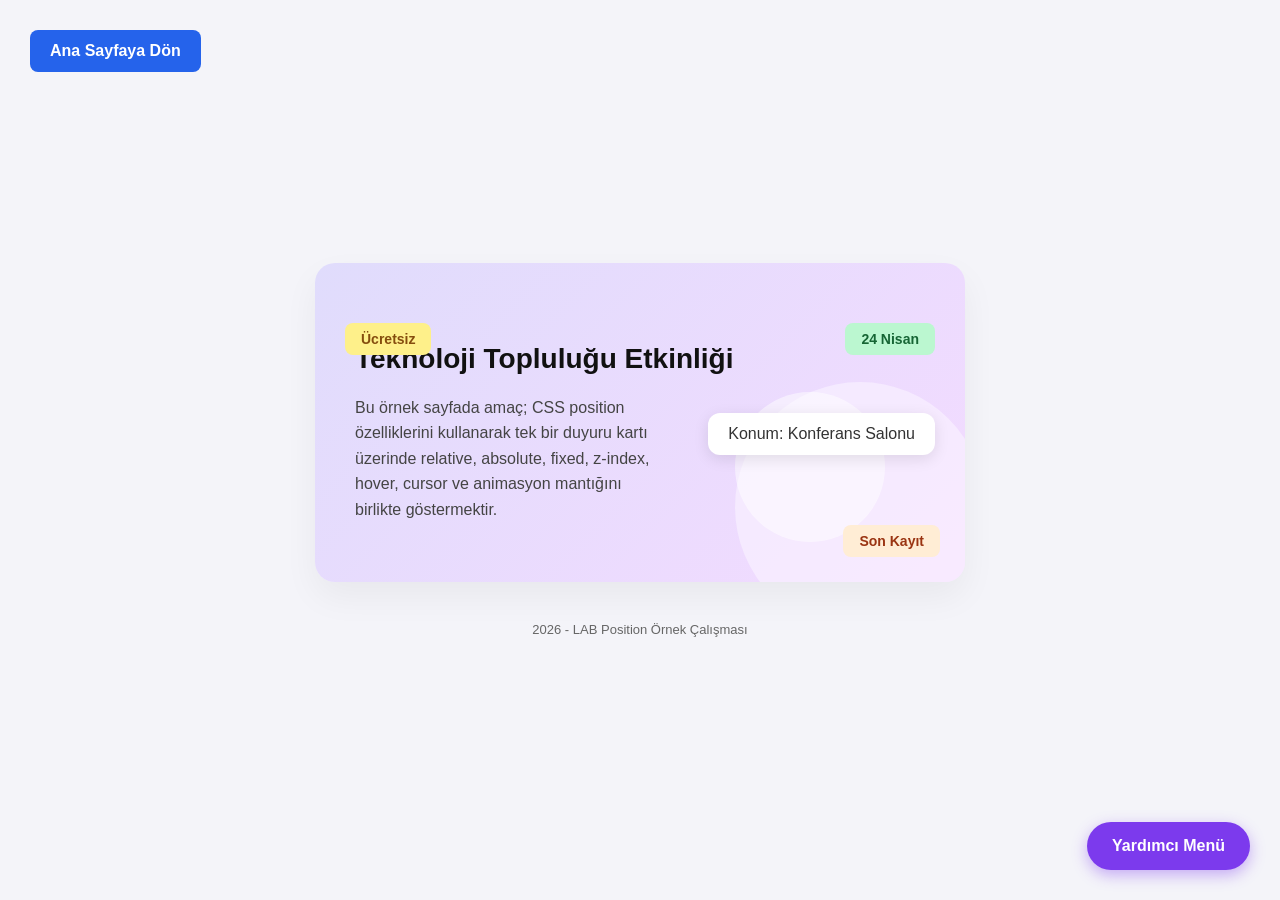
<file: hafta6.html>
<!DOCTYPE html>
<html lang="tr">
<head>
    <meta charset="UTF-8">
    <meta name="viewport" content="width=device-width, initial-scale=1.0">
    <title>LAB: CSS Position Etkinliği</title>

    <style>
        * {
            box-sizing: border-box;
            margin: 0;
            padding: 0;
            font-family: 'Segoe UI', Tahoma, Geneva, Verdana, sans-serif;
        }

        body {
            background-color: #f4f4f9;
            color: #333;
            min-height: 100vh;
            display: flex;
            flex-direction: column;
            align-items: center;
            justify-content: center;
            position: relative;
        }

        .back-btn {
            position: absolute;
            top: 30px;
            left: 30px;
            background-color: #2563eb;
            color: white;
            text-decoration: none;
            padding: 12px 20px;
            border-radius: 8px;
            font-weight: bold;
            cursor: pointer;
            transition: background-color 0.3s ease, transform 0.2s ease;
        }

        .back-btn:hover {
            background-color: #1d4ed8;
            transform: translateY(-2px);
        }

        .back-btn:active {
            transform: translateY(1px);
        }

        .card-container {
            position: relative;
            width: 90%;
            max-width: 650px;
            background: linear-gradient(135deg, #e0dcfc 0%, #f3dbff 100%);
            border-radius: 20px;
            padding: 80px 40px 60px 40px;
            box-shadow: 0 15px 35px rgba(0,0,0,0.05);
            overflow: hidden;
            transition: box-shadow 0.3s ease;
        }

        .card-container:hover {
            box-shadow: 0 20px 40px rgba(0,0,0,0.1);
        }

        .bg-circle-1 {
            position: absolute;
            bottom: -50px;
            right: -20px;
            width: 250px;
            height: 250px;
            background-color: rgba(255, 255, 255, 0.4);
            border-radius: 50%;
            z-index: 1;
        }

        .bg-circle-2 {
            position: absolute;
            bottom: 40px;
            right: 80px;
            width: 150px;
            height: 150px;
            background-color: rgba(255, 255, 255, 0.5);
            border-radius: 50%;
            z-index: 2;
        }

        .card-content {
            position: relative;
            z-index: 5;
        }

        h2 {
            font-size: 28px;
            margin-bottom: 20px;
            color: #111;
            max-width: 80%;
        }

        p {
            font-size: 16px;
            line-height: 1.6;
            color: #444;
            max-width: 55%;
        }

        .badge {
            position: absolute;
            padding: 8px 16px;
            border-radius: 8px;
            font-size: 14px;
            font-weight: 600;
            z-index: 10;
            cursor: pointer;
            transition: transform 0.3s;
        }

        .badge:hover {
            transform: scale(1.1);
        }

        .badge-free {
            top: 60px;
            left: 30px;
            background-color: #fef08a;
            color: #854d0e;
            z-index: 15;
        }

        .badge-date {
            top: 60px;
            right: 30px;
            background-color: #bbf7d0;
            color: #166534;
        }

        .badge-deadline {
            bottom: 25px;
            right: 25px;
            background-color: #ffedd5;
            color: #9a3412;
            animation: float 3s ease-in-out infinite;
        }

        .badge-location {
            position: absolute;
            top: 150px;
            right: 30px;
            background-color: white;
            padding: 12px 20px;
            border-radius: 12px;
            box-shadow: 0 4px 15px rgba(0,0,0,0.1);
            font-weight: 500;
            z-index: 10;
        }

        @keyframes float {
            0% { transform: translateY(0px); }
            50% { transform: translateY(-10px); }
            100% { transform: translateY(0px); }
        }

        .help-btn {
            position: fixed;
            bottom: 30px;
            right: 30px;
            background-color: #7c3aed;
            color: white;
            border: none;
            padding: 15px 25px;
            border-radius: 30px;
            font-size: 16px;
            font-weight: bold;
            box-shadow: 0 5px 15px rgba(124, 58, 237, 0.4);
            cursor: pointer;
            transition: all 0.3s ease;
        }

        .help-btn:hover {
            background-color: #6d28d9;
            transform: scale(1.05);
        }

        footer {
            margin-top: 40px;
            font-size: 13px;
            color: #666;
        }
    </style>
</head>
<body>

    <a href="index.html" class="back-btn">Ana Sayfaya Dön</a>

    <div class="card-container">
        <div class="bg-circle-1"></div>
        <div class="bg-circle-2"></div>

        <div class="badge badge-free">Ücretsiz</div>
        <div class="badge badge-date">24 Nisan</div>
        <div class="badge badge-deadline">Son Kayıt</div>

        <div class="badge-location">Konum: Konferans Salonu</div>

        <div class="card-content">
            <h2>Teknoloji Topluluğu Etkinliği</h2>
            <p>Bu örnek sayfada amaç; CSS position özelliklerini kullanarak tek bir duyuru kartı üzerinde relative, absolute, fixed, z-index, hover, cursor ve animasyon mantığını birlikte göstermektir.</p>
        </div>
    </div>

    <footer>2026 - LAB Position Örnek Çalışması</footer>

    <button class="help-btn">Yardımcı Menü</button>

</body>
</html>
</file>
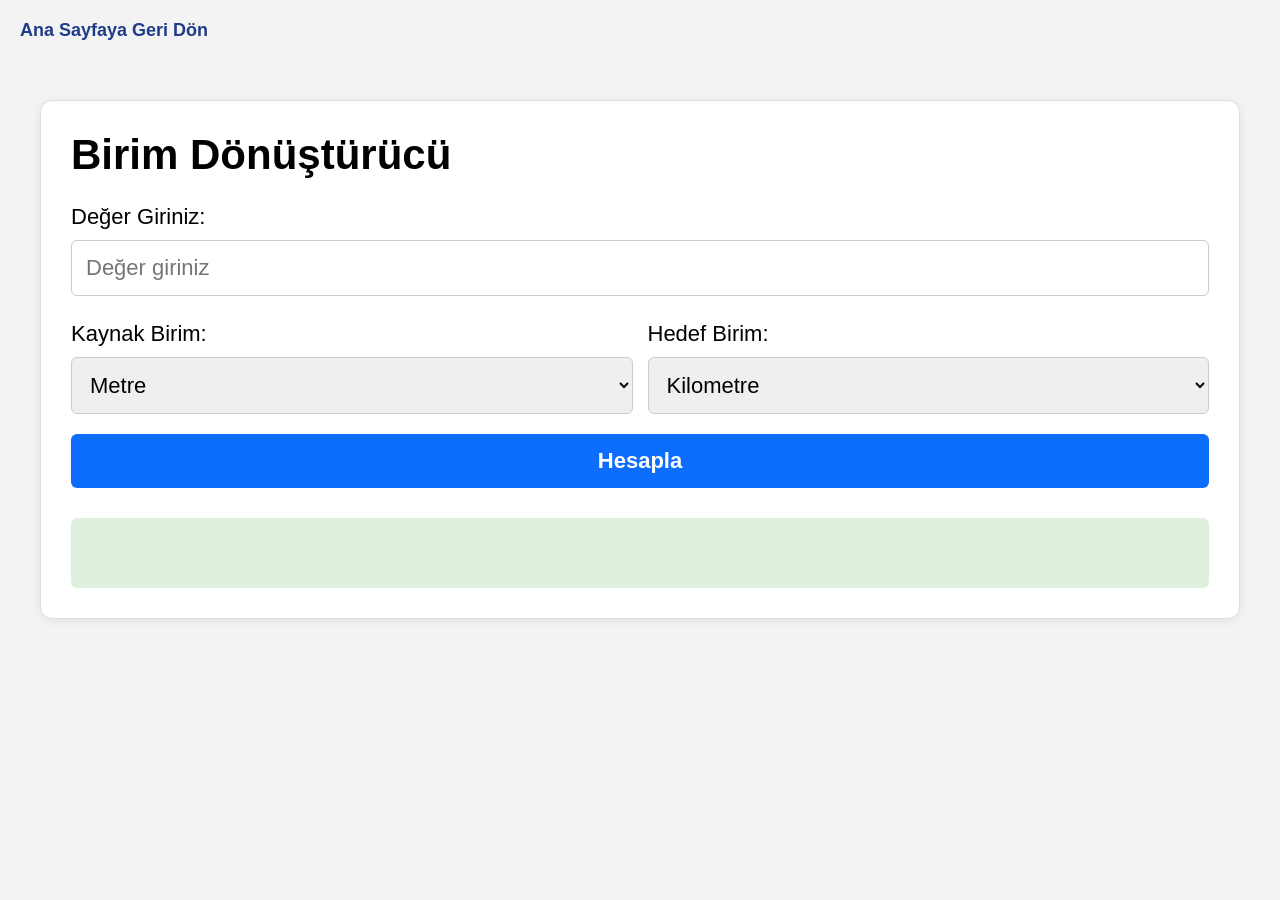
<file: hafta8(2).html>
<!DOCTYPE html>
<html lang="tr">
<head>
  <meta charset="UTF-8">
  <meta name="viewport" content="width=device-width, initial-scale=1.0">
  <title>Birim Dönüştürücü</title>
  <style>
    * {
      box-sizing: border-box;
    }

    body {
      margin: 0;
      font-family: Arial, sans-serif;
      background-color: #f3f3f3;
      padding: 40px;
      position: relative;
    }

    .geri-link {
      position: absolute;
      top: 20px;
      left: 20px;
      color: #1f3c88;
      text-decoration: none;
      font-size: 18px;
      font-weight: bold;
    }

    .geri-link:hover {
      text-decoration: underline;
    }

    .wrapper {
      max-width: 1200px;
      margin: 60px auto 0 auto;
    }

    .cards {
      display: flex;
      gap: 20px;
      flex-wrap: wrap;
    }

    .card {
      background-color: #fff;
      border: 1px solid #ddd;
      border-radius: 12px;
      padding: 30px;
      flex: 1;
      min-width: 320px;
      box-shadow: 0 2px 8px rgba(0,0,0,0.08);
    }

    .card h2 {
      font-size: 42px;
      margin-top: 0;
      margin-bottom: 25px;
    }

    label {
      display: block;
      font-size: 22px;
      margin-bottom: 10px;
      margin-top: 15px;
    }

    input, select, button {
      width: 100%;
      padding: 14px;
      font-size: 22px;
      border: 1px solid #ccc;
      border-radius: 6px;
      margin-bottom: 10px;
    }

    .select-row {
      display: flex;
      gap: 15px;
      flex-wrap: wrap;
    }

    .select-box {
      flex: 1;
      min-width: 220px;
    }

    button {
      background-color: #0d6efd;
      color: white;
      border: none;
      font-weight: bold;
      cursor: pointer;
      margin-top: 10px;
    }

    button:hover {
      background-color: #0b5ed7;
    }

    .result {
      margin-top: 20px;
      background-color: #dff0df;
      padding: 18px;
      border-radius: 6px;
      font-size: 28px;
      font-weight: bold;
      text-align: center;
      min-height: 70px;
    }

    .error {
      margin-top: 20px;
      background-color: #f8d7da;
      color: #842029;
      padding: 18px;
      border-radius: 6px;
      font-size: 22px;
      text-align: center;
      font-weight: bold;
      min-height: 70px;
    }
  </style>
</head>
<body>
  <a href="index.html" class="geri-link">Ana Sayfaya Geri Dön</a>

  <div class="wrapper">
    <div class="cards">
      <div class="card">
        <h2>Birim Dönüştürücü</h2>

        <label for="deger">Değer Giriniz:</label>
        <input type="number" id="deger" placeholder="Değer giriniz">

        <div class="select-row">
          <div class="select-box">
            <label for="kaynakBirim">Kaynak Birim:</label>
            <select id="kaynakBirim" onchange="hedefleriGuncelle()">
              <option value="m">Metre</option>
              <option value="km">Kilometre</option>
              <option value="cm">Santimetre</option>
              <option value="c">Celsius</option>
              <option value="f">Fahrenheit</option>
              <option value="kg">Kilogram</option>
              <option value="g">Gram</option>
            </select>
          </div>

          <div class="select-box">
            <label for="hedefBirim">Hedef Birim:</label>
            <select id="hedefBirim"></select>
          </div>
        </div>

        <button onclick="hesapla()">Hesapla</button>

        <div id="sonucAlani" class="result"></div>
      </div>
    </div>
  </div>

  <script>
    function birimAdiGetir(kod) {
      switch (kod) {
        case "m": return "Metre";
        case "km": return "Kilometre";
        case "cm": return "Santimetre";
        case "c": return "Celsius";
        case "f": return "Fahrenheit";
        case "kg": return "Kilogram";
        case "g": return "Gram";
        default: return "";
      }
    }

    function hedefleriGuncelle() {
      const kaynakBirim = document.getElementById("kaynakBirim").value;
      const hedefBirim = document.getElementById("hedefBirim");

      let secenekler = [];

      switch (kaynakBirim) {
        case "m":
          secenekler = [
            { value: "km", text: "Kilometre" },
            { value: "cm", text: "Santimetre" }
          ];
          break;
        case "km":
          secenekler = [
            { value: "m", text: "Metre" },
            { value: "cm", text: "Santimetre" }
          ];
          break;
        case "cm":
          secenekler = [
            { value: "m", text: "Metre" },
            { value: "km", text: "Kilometre" }
          ];
          break;
        case "c":
          secenekler = [
            { value: "f", text: "Fahrenheit" }
          ];
          break;
        case "f":
          secenekler = [
            { value: "c", text: "Celsius" }
          ];
          break;
        case "kg":
          secenekler = [
            { value: "g", text: "Gram" }
          ];
          break;
        case "g":
          secenekler = [
            { value: "kg", text: "Kilogram" }
          ];
          break;
      }

      hedefBirim.innerHTML = "";

      secenekler.forEach(function(secenek) {
        const option = document.createElement("option");
        option.value = secenek.value;
        option.textContent = secenek.text;
        hedefBirim.appendChild(option);
      });
    }

    function hesapla() {
      const deger = parseFloat(document.getElementById("deger").value);
      const kaynak = document.getElementById("kaynakBirim").value;
      const hedef = document.getElementById("hedefBirim").value;
      const sonucAlani = document.getElementById("sonucAlani");

      if (isNaN(deger)) {
        sonucAlani.className = "error";
        sonucAlani.innerHTML = "Lütfen geçerli bir sayı giriniz.";
        return;
      }

      let sonuc;

      if (kaynak === "m" && hedef === "km") sonuc = deger / 1000;
      else if (kaynak === "m" && hedef === "cm") sonuc = deger * 100;
      else if (kaynak === "km" && hedef === "m") sonuc = deger * 1000;
      else if (kaynak === "km" && hedef === "cm") sonuc = deger * 100000;
      else if (kaynak === "cm" && hedef === "m") sonuc = deger / 100;
      else if (kaynak === "cm" && hedef === "km") sonuc = deger / 100000;
      else if (kaynak === "c" && hedef === "f") sonuc = (deger * 9 / 5) + 32;
      else if (kaynak === "f" && hedef === "c") sonuc = (deger - 32) * 5 / 9;
      else if (kaynak === "kg" && hedef === "g") sonuc = deger * 1000;
      else if (kaynak === "g" && hedef === "kg") sonuc = deger / 1000;
      else {
        sonucAlani.className = "error";
        sonucAlani.innerHTML = "Geçersiz dönüşüm.";
        return;
      }

      const kaynakAd = birimAdiGetir(kaynak);
      const hedefAd = birimAdiGetir(hedef);
      const formatliSonuc = parseFloat(sonuc.toFixed(3));

      sonucAlani.className = "result";
      sonucAlani.innerHTML = `${deger} ${kaynakAd} = ${formatliSonuc} ${hedefAd}`;
    }

    hedefleriGuncelle();
  </script>
</body>
</html>
</file>
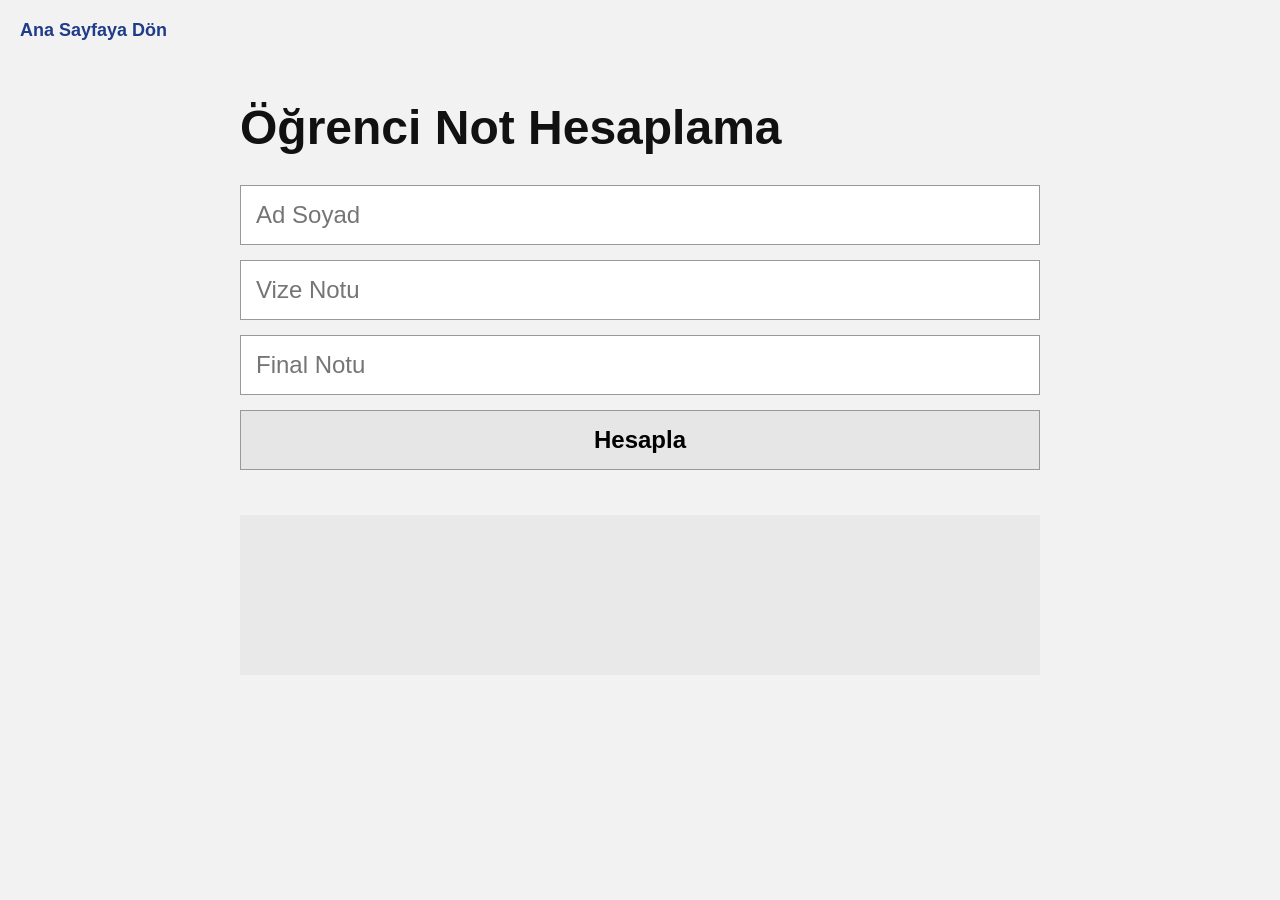
<file: hafta8.html>
<!DOCTYPE html>
<html lang="tr">
<head>
  <meta charset="UTF-8" />
  <meta name="viewport" content="width=device-width, initial-scale=1.0" />
  <title>Öğrenci Not Hesaplama</title>
  <style>
    body {
      font-family: Arial, sans-serif;
      background-color: #f2f2f2;
      margin: 0;
      padding: 40px;
      color: #111;
      position: relative;
    }

    .geri-link {
      position: absolute;
      top: 20px;
      left: 20px;
      color: #1f3c88;
      text-decoration: none;
      font-size: 18px;
      font-weight: bold;
    }

    .geri-link:hover {
      text-decoration: underline;
    }

    .container {
      max-width: 800px;
      margin: 60px auto 0 auto;
    }

    h1 {
      font-size: 48px;
      margin-bottom: 30px;
    }

    input, button {
      width: 100%;
      padding: 15px;
      margin-bottom: 15px;
      font-size: 24px;
      border: 1px solid #999;
      box-sizing: border-box;
    }

    button {
      background-color: #e6e6e6;
      cursor: pointer;
      font-weight: bold;
    }

    button:hover {
      background-color: #d9d9d9;
    }

    .sonuc {
      margin-top: 30px;
      background-color: #e9e9e9;
      padding: 20px;
      font-size: 22px;
      min-height: 120px;
    }

    .sonuc h2 {
      margin-top: 0;
      font-size: 36px;
    }

    .hata {
      color: red;
      font-weight: bold;
      margin-bottom: 15px;
      font-size: 20px;
    }
  </style>
</head>
<body>

  <a href="index.html" class="geri-link">Ana Sayfaya Dön</a>

  <div class="container">
    <h1>Öğrenci Not Hesaplama</h1>

    <input type="text" id="adSoyad" placeholder="Ad Soyad" />
    <input type="number" id="vize" placeholder="Vize Notu" min="0" max="100" />
    <input type="number" id="final" placeholder="Final Notu" min="0" max="100" />

    <button onclick="hesapla()">Hesapla</button>

    <div id="hataMesaji" class="hata"></div>

    <div class="sonuc" id="sonucAlani"></div>
  </div>

  <script>
    function harfNotuHesapla(ortalama) {
      if (ortalama >= 90) return "AA";
      else if (ortalama >= 85) return "BA";
      else if (ortalama >= 80) return "BB";
      else if (ortalama >= 70) return "CB";
      else if (ortalama >= 60) return "CC";
      else if (ortalama >= 50) return "DC";
      else if (ortalama >= 40) return "DD";
      else return "FF";
    }

    function hesapla() {
      let adSoyad = document.getElementById("adSoyad").value.trim();
      let vize = parseFloat(document.getElementById("vize").value);
      let final = parseFloat(document.getElementById("final").value);
      let hataMesaji = document.getElementById("hataMesaji");
      let sonucAlani = document.getElementById("sonucAlani");

      hataMesaji.textContent = "";

      if (adSoyad === "" || isNaN(vize) || isNaN(final)) {
        hataMesaji.textContent = "Lütfen tüm alanları doğru şekilde doldurunuz.";
        sonucAlani.innerHTML = "";
        return;
      }

      if (vize < 0 || vize > 100 || final < 0 || final > 100) {
        hataMesaji.textContent = "Vize ve Final notları 0 ile 100 arasında olmalıdır.";
        sonucAlani.innerHTML = "";
        return;
      }

      let ortalama = (vize * 0.4) + (final * 0.6);
      let harfNotu = harfNotuHesapla(ortalama);
      let durum = ortalama >= 50 ? "Geçti" : "Kaldı";

      sonucAlani.innerHTML = `
        <h2>${adSoyad}</h2>
        <p>Ortalama: ${ortalama.toFixed(2)}</p>
        <p>Harf Notu: ${harfNotu}</p>
        <p>Durum: ${durum}</p>
      `;
    }
  </script>
</body>
</html>
</file>
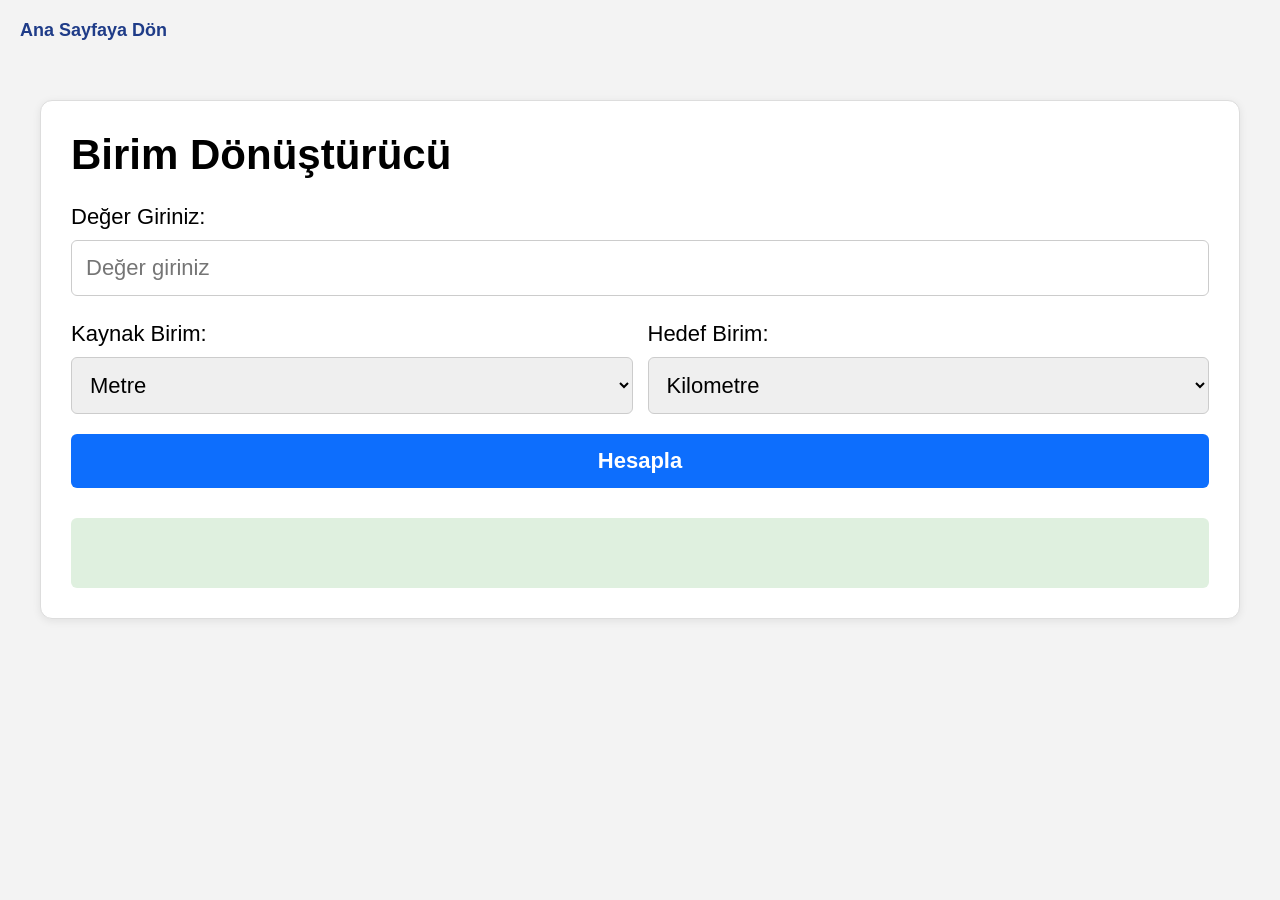
<file: hafta8_2.html>
<!DOCTYPE html>
<html lang="tr">
<head>
  <meta charset="UTF-8">
  <meta name="viewport" content="width=device-width, initial-scale=1.0">
  <title>Birim Dönüştürücü</title>
  <style>
    * {
      box-sizing: border-box;
    }

    body {
      margin: 0;
      font-family: Arial, sans-serif;
      background-color: #f3f3f3;
      padding: 40px;
      position: relative;
    }

    .geri-link {
      position: absolute;
      top: 20px;
      left: 20px;
      color: #1f3c88;
      text-decoration: none;
      font-size: 18px;
      font-weight: bold;
    }

    .geri-link:hover {
      text-decoration: underline;
    }

    .wrapper {
      max-width: 1200px;
      margin: 60px auto 0 auto;
    }

    .cards {
      display: flex;
      gap: 20px;
      flex-wrap: wrap;
    }

    .card {
      background-color: #fff;
      border: 1px solid #ddd;
      border-radius: 12px;
      padding: 30px;
      flex: 1;
      min-width: 320px;
      box-shadow: 0 2px 8px rgba(0,0,0,0.08);
    }

    .card h2 {
      font-size: 42px;
      margin-top: 0;
      margin-bottom: 25px;
    }

    label {
      display: block;
      font-size: 22px;
      margin-bottom: 10px;
      margin-top: 15px;
    }

    input, select, button {
      width: 100%;
      padding: 14px;
      font-size: 22px;
      border: 1px solid #ccc;
      border-radius: 6px;
      margin-bottom: 10px;
    }

    .select-row {
      display: flex;
      gap: 15px;
      flex-wrap: wrap;
    }

    .select-box {
      flex: 1;
      min-width: 220px;
    }

    button {
      background-color: #0d6efd;
      color: white;
      border: none;
      font-weight: bold;
      cursor: pointer;
      margin-top: 10px;
    }

    button:hover {
      background-color: #0b5ed7;
    }

    .result {
      margin-top: 20px;
      background-color: #dff0df;
      padding: 18px;
      border-radius: 6px;
      font-size: 28px;
      font-weight: bold;
      text-align: center;
      min-height: 70px;
    }

    .error {
      margin-top: 20px;
      background-color: #f8d7da;
      color: #842029;
      padding: 18px;
      border-radius: 6px;
      font-size: 22px;
      text-align: center;
      font-weight: bold;
      min-height: 70px;
    }
  </style>
</head>
<body>
  <a href="index.html" class="geri-link">Ana Sayfaya Dön</a>

  <div class="wrapper">
    <div class="cards">
      <div class="card">
        <h2>Birim Dönüştürücü</h2>

        <label for="deger">Değer Giriniz:</label>
        <input type="number" id="deger" placeholder="Değer giriniz">

        <div class="select-row">
          <div class="select-box">
            <label for="kaynakBirim">Kaynak Birim:</label>
            <select id="kaynakBirim" onchange="hedefleriGuncelle()">
              <option value="m">Metre</option>
              <option value="km">Kilometre</option>
              <option value="cm">Santimetre</option>
              <option value="c">Celsius</option>
              <option value="f">Fahrenheit</option>
              <option value="kg">Kilogram</option>
              <option value="g">Gram</option>
            </select>
          </div>

          <div class="select-box">
            <label for="hedefBirim">Hedef Birim:</label>
            <select id="hedefBirim"></select>
          </div>
        </div>

        <button onclick="hesapla()">Hesapla</button>

        <div id="sonucAlani" class="result"></div>
      </div>
    </div>
  </div>

  <script>
    function birimAdiGetir(kod) {
      switch (kod) {
        case "m": return "Metre";
        case "km": return "Kilometre";
        case "cm": return "Santimetre";
        case "c": return "Celsius";
        case "f": return "Fahrenheit";
        case "kg": return "Kilogram";
        case "g": return "Gram";
        default: return "";
      }
    }

    function hedefleriGuncelle() {
      const kaynakBirim = document.getElementById("kaynakBirim").value;
      const hedefBirim = document.getElementById("hedefBirim");

      let secenekler = [];

      switch (kaynakBirim) {
        case "m":
          secenekler = [
            { value: "km", text: "Kilometre" },
            { value: "cm", text: "Santimetre" }
          ];
          break;
        case "km":
          secenekler = [
            { value: "m", text: "Metre" },
            { value: "cm", text: "Santimetre" }
          ];
          break;
        case "cm":
          secenekler = [
            { value: "m", text: "Metre" },
            { value: "km", text: "Kilometre" }
          ];
          break;
        case "c":
          secenekler = [
            { value: "f", text: "Fahrenheit" }
          ];
          break;
        case "f":
          secenekler = [
            { value: "c", text: "Celsius" }
          ];
          break;
        case "kg":
          secenekler = [
            { value: "g", text: "Gram" }
          ];
          break;
        case "g":
          secenekler = [
            { value: "kg", text: "Kilogram" }
          ];
          break;
      }

      hedefBirim.innerHTML = "";

      secenekler.forEach(function(secenek) {
        const option = document.createElement("option");
        option.value = secenek.value;
        option.textContent = secenek.text;
        hedefBirim.appendChild(option);
      });
    }

    function hesapla() {
      const deger = parseFloat(document.getElementById("deger").value);
      const kaynak = document.getElementById("kaynakBirim").value;
      const hedef = document.getElementById("hedefBirim").value;
      const sonucAlani = document.getElementById("sonucAlani");

      if (isNaN(deger)) {
        sonucAlani.className = "error";
        sonucAlani.innerHTML = "Lütfen geçerli bir sayı giriniz.";
        return;
      }

      let sonuc;

      if (kaynak === "m" && hedef === "km") sonuc = deger / 1000;
      else if (kaynak === "m" && hedef === "cm") sonuc = deger * 100;
      else if (kaynak === "km" && hedef === "m") sonuc = deger * 1000;
      else if (kaynak === "km" && hedef === "cm") sonuc = deger * 100000;
      else if (kaynak === "cm" && hedef === "m") sonuc = deger / 100;
      else if (kaynak === "cm" && hedef === "km") sonuc = deger / 100000;
      else if (kaynak === "c" && hedef === "f") sonuc = (deger * 9 / 5) + 32;
      else if (kaynak === "f" && hedef === "c") sonuc = (deger - 32) * 5 / 9;
      else if (kaynak === "kg" && hedef === "g") sonuc = deger * 1000;
      else if (kaynak === "g" && hedef === "kg") sonuc = deger / 1000;
      else {
        sonucAlani.className = "error";
        sonucAlani.innerHTML = "Geçersiz dönüşüm.";
        return;
      }

      const kaynakAd = birimAdiGetir(kaynak);
      const hedefAd = birimAdiGetir(hedef);
      const formatliSonuc = parseFloat(sonuc.toFixed(3));

      sonucAlani.className = "result";
      sonucAlani.innerHTML = `${deger} ${kaynakAd} = ${formatliSonuc} ${hedefAd}`;
    }

    hedefleriGuncelle();
  </script>
</body>
</html>
</file>
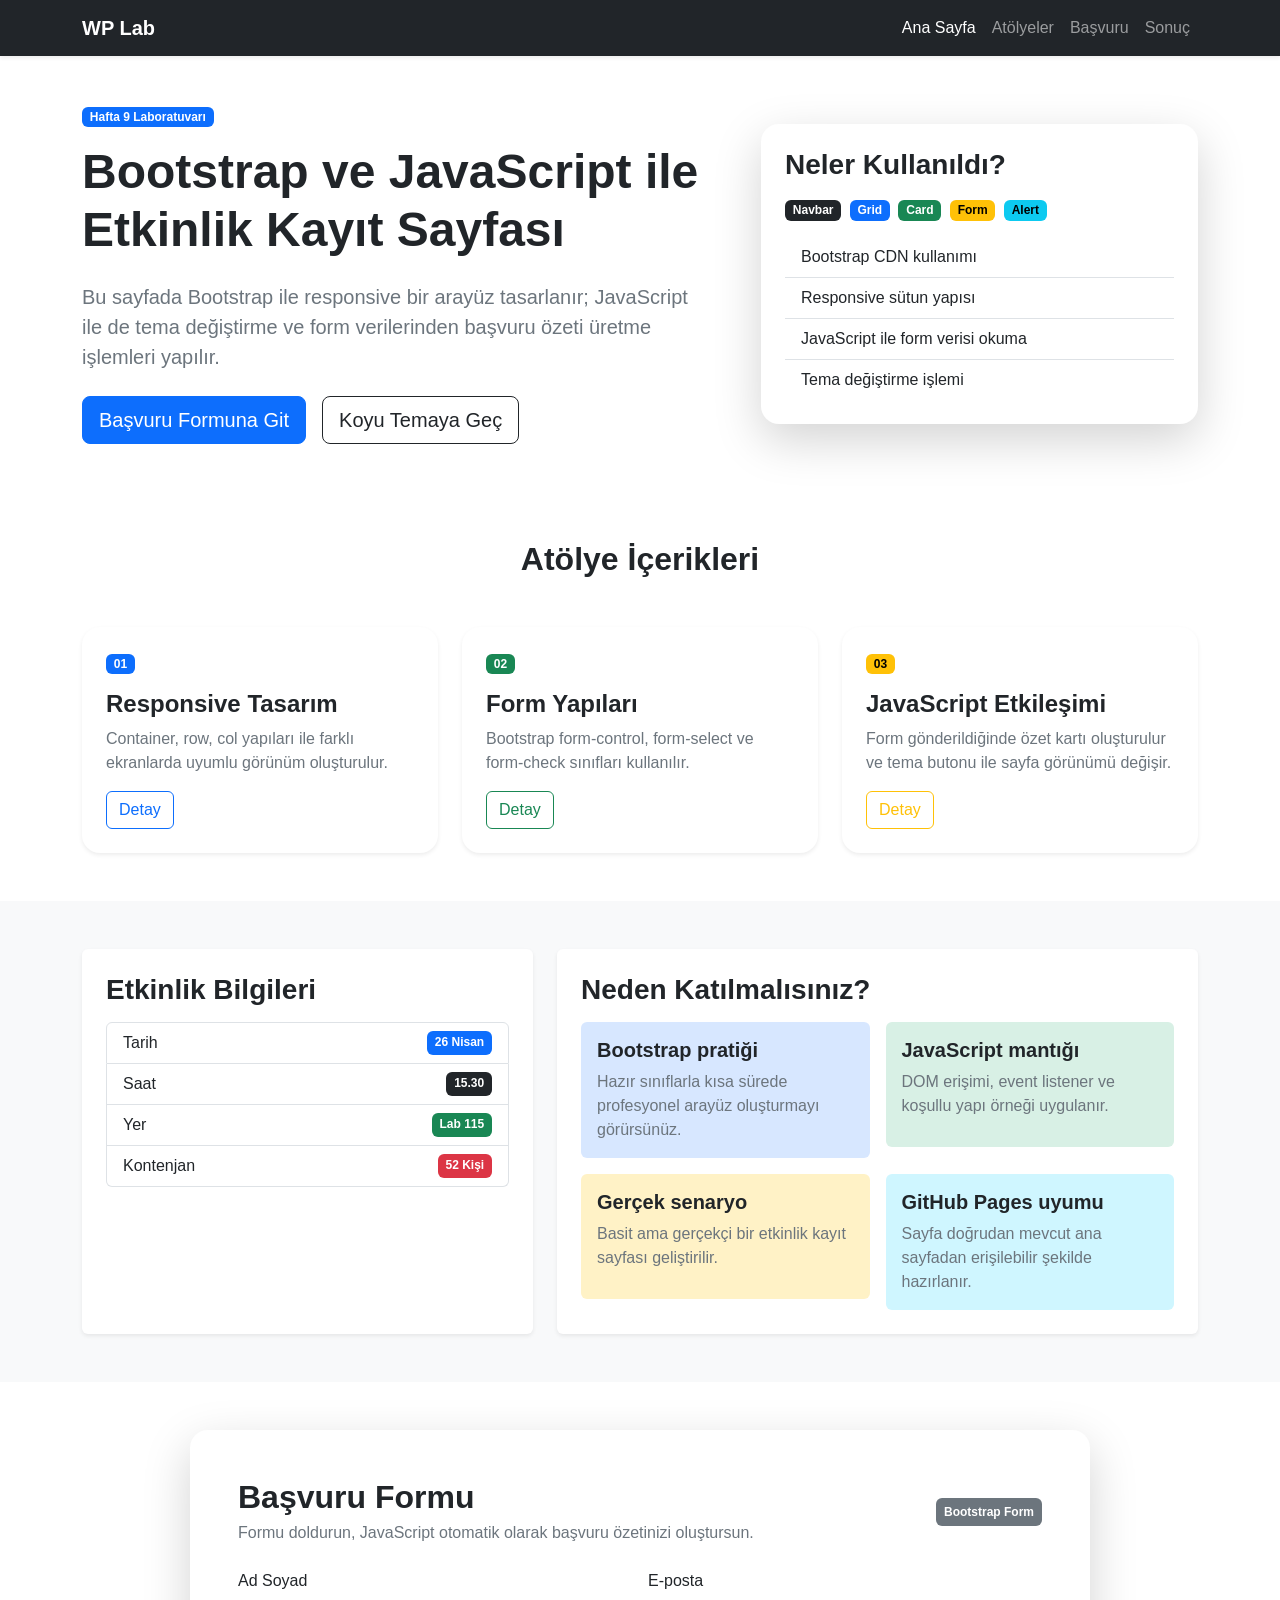
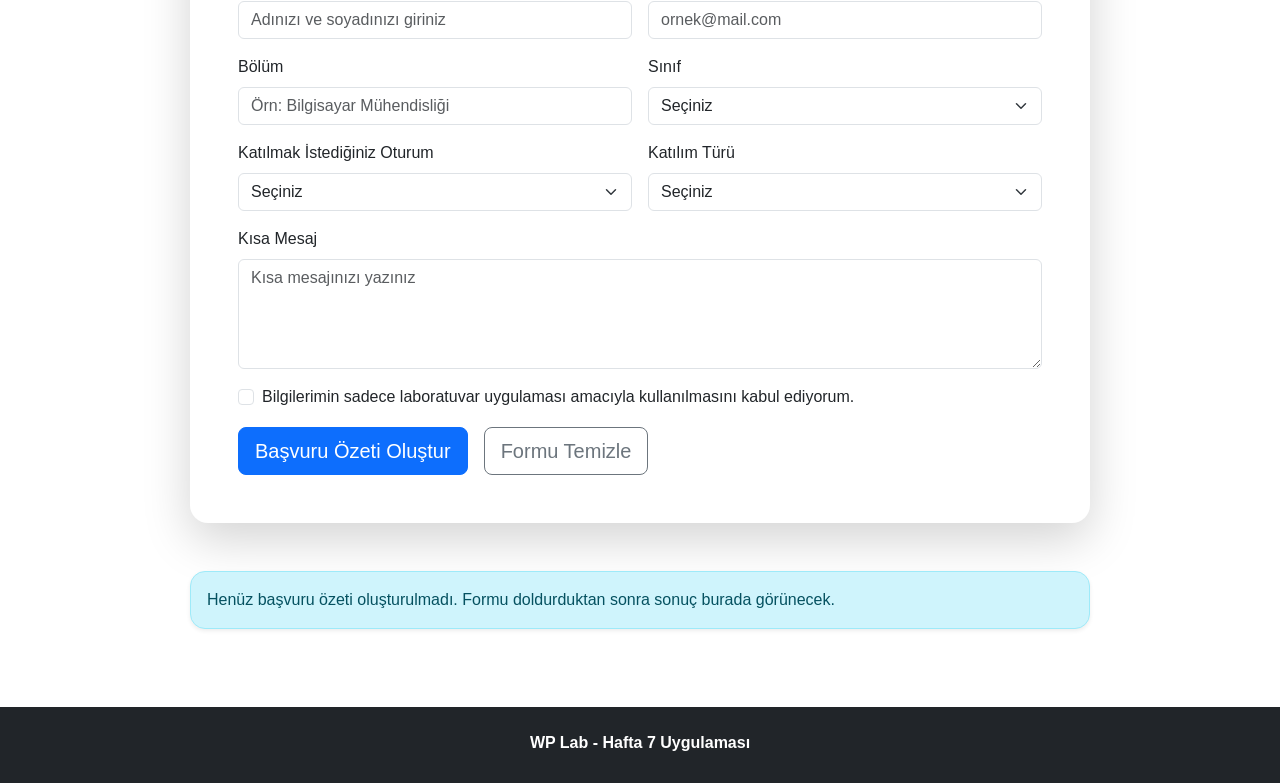
<file: hafta9.html>
﻿<!DOCTYPE html>
<html lang="tr">
<head>
    <meta charset="UTF-8">
    <meta name="viewport" content="width=device-width, initial-scale=1.0">
    <title>Hafta 9 - Bootstrap ve JavaScript</title>
    <link href="https://cdn.jsdelivr.net/npm/bootstrap@5.3.3/dist/css/bootstrap.min.css" rel="stylesheet">

    <style>
        html {
            scroll-behavior: smooth;
        }

        body {
            font-family: Arial, Helvetica, sans-serif;
            background-color: #ffffff;
            color: #212529;
        }

        .hero-card,
        .custom-card,
        .form-card {
            border-radius: 18px;
        }

        .custom-card {
            transition: 0.3s;
        }

        .custom-card:hover {
            transform: translateY(-6px);
        }

        .info-box {
            min-height: 125px;
        }

        .box-blue {
            background-color: #d7e7ff;
        }

        .box-green {
            background-color: #d8f0e5;
        }

        .box-yellow {
            background-color: #fff2c6;
        }

        .box-cyan {
            background-color: #cff6ff;
        }

        .form-card {
            max-width: 900px;
            margin: auto;
        }

        #sonucAlani {
            max-width: 900px;
            margin: auto;
            border-radius: 15px;
        }

        footer {
            margin-top: 30px;
        }

        body.dark-theme {
            background-color: #121212;
            color: #f1f1f1;
        }

        body.dark-theme .bg-light {
            background-color: #1e1e1e !important;
        }

        body.dark-theme .card {
            background-color: #222;
            color: #f1f1f1;
        }

        body.dark-theme .list-group-item {
            background-color: #222;
            color: #f1f1f1;
            border-color: #444;
        }

        body.dark-theme .text-secondary {
            color: #cfcfcf !important;
        }

        body.dark-theme .form-control,
        body.dark-theme .form-select,
        body.dark-theme textarea {
            background-color: #2b2b2b;
            color: #ffffff;
            border-color: #555;
        }

        body.dark-theme .form-control::placeholder,
        body.dark-theme textarea::placeholder {
            color: #bdbdbd;
        }

        body.dark-theme .btn-outline-dark {
            color: #ffffff;
            border-color: #ffffff;
        }

        body.dark-theme .btn-outline-dark:hover {
            background-color: #ffffff;
            color: #121212;
        }

        body.dark-theme .box-blue,
        body.dark-theme .box-green,
        body.dark-theme .box-yellow,
        body.dark-theme .box-cyan {
            background-color: #333;
        }

        body.dark-theme #sonucAlani {
            background-color: #243447;
            color: #ffffff;
            border-color: #35516d;
        }
    </style>
</head>

<body>

    <nav class="navbar navbar-expand-lg navbar-dark bg-dark sticky-top shadow-sm">
        <div class="container">
            
            <a class="navbar-brand fw-bold" href="#">WP Lab</a>

            <button class="navbar-toggler" type="button" data-bs-toggle="collapse" data-bs-target="#menu">
                <span class="navbar-toggler-icon"></span>
            </button>

            <div class="collapse navbar-collapse" id="menu">
                <ul class="navbar-nav ms-auto">
                    <li class="nav-item">
                        <a class="nav-link active" href="index.html">Ana Sayfa</a>
                    </li>
                    <li class="nav-item">
                        <a class="nav-link" href="#atolyeler">Atölyeler</a>
                    </li>
                    <li class="nav-item">
                        <a class="nav-link" href="#basvuru">Başvuru</a>
                    </li>
                    <li class="nav-item">
                        <a class="nav-link" href="#sonuc">Sonuç</a>
                    </li>
                </ul>
            </div>
        </div>
    </nav>

    <header class="py-5">
        <div class="container">
            <div class="row align-items-center g-5">

                <div class="col-lg-7">
                    <span class="badge text-bg-primary mb-3">Hafta 9 Laboratuvarı</span>

                    <h1 class="display-5 fw-bold mb-4">
                        Bootstrap ve JavaScript ile Etkinlik Kayıt Sayfası
                    </h1>

                    <p class="lead text-secondary mb-4">
                        Bu sayfada Bootstrap ile responsive bir arayüz tasarlanır;
                        JavaScript ile de tema değiştirme ve form verilerinden başvuru özeti üretme işlemleri yapılır.
                    </p>

                    <div class="d-flex gap-3 flex-wrap">
                        <a href="#basvuru" class="btn btn-primary btn-lg">
                            Başvuru Formuna Git
                        </a>

                        <button id="temaBtn" class="btn btn-outline-dark btn-lg">
                            Koyu Temaya Geç
                        </button>
                    </div>
                </div>

                <div class="col-lg-5">
                    <div class="card shadow-lg border-0 hero-card">
                        <div class="card-body p-4">
                            <h3 class="fw-bold mb-3">Neler Kullanıldı?</h3>

                            <div class="mb-3">
                                <span class="badge text-bg-dark me-1">Navbar</span>
                                <span class="badge text-bg-primary me-1">Grid</span>
                                <span class="badge text-bg-success me-1">Card</span>
                                <span class="badge text-bg-warning me-1">Form</span>
                                <span class="badge text-bg-info me-1">Alert</span>
                            </div>

                            <ul class="list-group list-group-flush">
                                <li class="list-group-item">Bootstrap CDN kullanımı</li>
                                <li class="list-group-item">Responsive sütun yapısı</li>
                                <li class="list-group-item">JavaScript ile form verisi okuma</li>
                                <li class="list-group-item">Tema değiştirme işlemi</li>
                            </ul>
                        </div>
                    </div>
                </div>

            </div>
        </div>
    </header>

    <section id="atolyeler" class="py-5">
        <div class="container">
            <div class="text-center mb-5">
                <h2 class="fw-bold">Atölye İçerikleri</h2>
            </div>

            <div class="row g-4">

                <div class="col-md-4">
                    <div class="card h-100 shadow-sm border-0 custom-card">
                        <div class="card-body p-4">
                            <span class="badge text-bg-primary mb-3">01</span>
                            <h4 class="fw-bold">Responsive Tasarım</h4>
                            <p class="text-secondary">
                                Container, row, col yapıları ile farklı ekranlarda uyumlu görünüm oluşturulur.
                            </p>
                            <button class="btn btn-outline-primary">Detay</button>
                        </div>
                    </div>
                </div>

                <div class="col-md-4">
                    <div class="card h-100 shadow-sm border-0 custom-card">
                        <div class="card-body p-4">
                            <span class="badge text-bg-success mb-3">02</span>
                            <h4 class="fw-bold">Form Yapıları</h4>
                            <p class="text-secondary">
                                Bootstrap form-control, form-select ve form-check sınıfları kullanılır.
                            </p>
                            <button class="btn btn-outline-success">Detay</button>
                        </div>
                    </div>
                </div>

                <div class="col-md-4">
                    <div class="card h-100 shadow-sm border-0 custom-card">
                        <div class="card-body p-4">
                            <span class="badge text-bg-warning mb-3">03</span>
                            <h4 class="fw-bold">JavaScript Etkileşimi</h4>
                            <p class="text-secondary">
                                Form gönderildiğinde özet kartı oluşturulur ve tema butonu ile sayfa görünümü değişir.
                            </p>
                            <button class="btn btn-outline-warning">Detay</button>
                        </div>
                    </div>
                </div>

            </div>
        </div>
    </section>

    <section class="py-5 bg-light bilgi-alani">
        <div class="container">
            <div class="row g-4">

                <div class="col-lg-5">
                    <div class="card border-0 shadow-sm h-100">
                        <div class="card-body p-4">
                            <h3 class="fw-bold mb-3">Etkinlik Bilgileri</h3>

                            <ul class="list-group">
                                <li class="list-group-item d-flex justify-content-between">
                                    Tarih
                                    <span class="badge text-bg-primary">26 Nisan</span>
                                </li>
                                <li class="list-group-item d-flex justify-content-between">
                                    Saat
                                    <span class="badge text-bg-dark">15.30</span>
                                </li>
                                <li class="list-group-item d-flex justify-content-between">
                                    Yer
                                    <span class="badge text-bg-success">Lab 115</span>
                                </li>
                                <li class="list-group-item d-flex justify-content-between">
                                    Kontenjan
                                    <span class="badge text-bg-danger">52 Kişi</span>
                                </li>
                            </ul>
                        </div>
                    </div>
                </div>

                <div class="col-lg-7">
                    <div class="card border-0 shadow-sm h-100">
                        <div class="card-body p-4">
                            <h3 class="fw-bold mb-3">Neden Katılmalısınız?</h3>

                            <div class="row g-3">

                                <div class="col-md-6">
                                    <div class="p-3 rounded info-box box-blue">
                                        <h5 class="fw-bold">Bootstrap pratiği</h5>
                                        <p class="mb-0 text-secondary">
                                            Hazır sınıflarla kısa sürede profesyonel arayüz oluşturmayı görürsünüz.
                                        </p>
                                    </div>
                                </div>

                                <div class="col-md-6">
                                    <div class="p-3 rounded info-box box-green">
                                        <h5 class="fw-bold">JavaScript mantığı</h5>
                                        <p class="mb-0 text-secondary">
                                            DOM erişimi, event listener ve koşullu yapı örneği uygulanır.
                                        </p>
                                    </div>
                                </div>

                                <div class="col-md-6">
                                    <div class="p-3 rounded info-box box-yellow">
                                        <h5 class="fw-bold">Gerçek senaryo</h5>
                                        <p class="mb-0 text-secondary">
                                            Basit ama gerçekçi bir etkinlik kayıt sayfası geliştirilir.
                                        </p>
                                    </div>
                                </div>

                                <div class="col-md-6">
                                    <div class="p-3 rounded info-box box-cyan">
                                        <h5 class="fw-bold">GitHub Pages uyumu</h5>
                                        <p class="mb-0 text-secondary">
                                            Sayfa doğrudan mevcut ana sayfadan erişilebilir şekilde hazırlanır.
                                        </p>
                                    </div>
                                </div>

                            </div>

                        </div>
                    </div>
                </div>

            </div>
        </div>
    </section>

    <section id="basvuru" class="py-5">
        <div class="container">
            <div class="card border-0 shadow-lg form-card">
                <div class="card-body p-4 p-md-5">

                    <div class="d-flex justify-content-between align-items-center mb-4 flex-wrap gap-2">
                        <div>
                            <h2 class="fw-bold mb-1">Başvuru Formu</h2>
                            <p class="text-secondary mb-0">
                                Formu doldurun, JavaScript otomatik olarak başvuru özetinizi oluştursun.
                            </p>
                        </div>

                        <span class="badge text-bg-secondary p-2">Bootstrap Form</span>
                    </div>

                    <form id="basvuruFormu">

                        <div id="uyariAlani"></div>

                        <div class="row g-3">

                            <div class="col-md-6">
                                <label for="adSoyad" class="form-label">Ad Soyad</label>
                                <input type="text" id="adSoyad" class="form-control" placeholder="Adınızı ve soyadınızı giriniz">
                            </div>

                            <div class="col-md-6">
                                <label for="email" class="form-label">E-posta</label>
                                <input type="email" id="email" class="form-control" placeholder="ornek@mail.com">
                            </div>

                            <div class="col-md-6">
                                <label for="bolum" class="form-label">Bölüm</label>
                                <input type="text" id="bolum" class="form-control" placeholder="Örn: Bilgisayar Mühendisliği">
                            </div>

                            <div class="col-md-6">
                                <label for="sinif" class="form-label">Sınıf</label>
                                <select id="sinif" class="form-select">
                                    <option value="">Seçiniz</option>
                                    <option>1. Sınıf</option>
                                    <option>2. Sınıf</option>
                                    <option>3. Sınıf</option>
                                    <option>4. Sınıf</option>
                                </select>
                            </div>

                            <div class="col-md-6">
                                <label for="oturum" class="form-label">Katılmak İstediğiniz Oturum</label>
                                <select id="oturum" class="form-select">
                                    <option value="">Seçiniz</option>
                                    <option>Bootstrap + JS Projesi</option>
                                    <option>Responsive Tasarım Atölyesi</option>
                                    <option>Form Doğrulama Uygulaması</option>
                                </select>
                            </div>

                            <div class="col-md-6">
                                <label for="katilimTuru" class="form-label">Katılım Türü</label>
                                <select id="katilimTuru" class="form-select">
                                    <option value="">Seçiniz</option>
                                    <option>Yüz yüze</option>
                                    <option>Online</option>
                                    <option>Hibrit</option>
                                </select>
                            </div>

                            <div class="col-12">
                                <label for="mesaj" class="form-label">Kısa Mesaj</label>
                                <textarea id="mesaj" class="form-control" rows="4" placeholder="Kısa mesajınızı yazınız"></textarea>
                            </div>

                            <div class="col-12">
                                <div class="form-check">
                                    <input class="form-check-input" type="checkbox" id="onay">
                                    <label class="form-check-label" for="onay">
                                        Bilgilerimin sadece laboratuvar uygulaması amacıyla kullanılmasını kabul ediyorum.
                                    </label>
                                </div>
                            </div>

                            <div class="col-12 d-flex gap-3 flex-wrap">
                                <button type="submit" class="btn btn-primary btn-lg">
                                    Başvuru Özeti Oluştur
                                </button>

                                <button type="reset" id="temizleBtn" class="btn btn-outline-secondary btn-lg">
                                    Formu Temizle
                                </button>
                            </div>

                        </div>

                    </form>

                </div>
            </div>
        </div>
    </section>

    <section id="sonuc" class="pb-5">
        <div class="container">
            <div id="sonucAlani" class="alert alert-info shadow-sm">
                Henüz başvuru özeti oluşturulmadı. Formu doldurduktan sonra sonuç burada görünecek.
            </div>
        </div>
    </section>

    <footer class="bg-dark text-white text-center py-4">
        <div class="container">
            <p class="mb-1 fw-bold">WP Lab - Hafta 7 Uygulaması</p>
        </div>
    </footer>

    <script src="https://cdn.jsdelivr.net/npm/bootstrap@5.3.3/dist/js/bootstrap.bundle.min.js"></script>

    <script>
        document.addEventListener("DOMContentLoaded", function () {

            const temaBtn = document.getElementById("temaBtn");
            const form = document.getElementById("basvuruFormu");
            const uyariAlani = document.getElementById("uyariAlani");
            const sonucAlani = document.getElementById("sonucAlani");
            const temizleBtn = document.getElementById("temizleBtn");

            temaBtn.addEventListener("click", function () {
                document.body.classList.toggle("dark-theme");

                if (document.body.classList.contains("dark-theme")) {
                    temaBtn.textContent = "Açık Temaya Geç";
                    temaBtn.classList.remove("btn-outline-dark");
                    temaBtn.classList.add("btn-outline-light");
                } else {
                    temaBtn.textContent = "Koyu Temaya Geç";
                    temaBtn.classList.remove("btn-outline-light");
                    temaBtn.classList.add("btn-outline-dark");
                }
            });

            form.addEventListener("submit", function (event) {
                event.preventDefault();

                const adSoyad = document.getElementById("adSoyad").value.trim();
                const email = document.getElementById("email").value.trim();
                const bolum = document.getElementById("bolum").value.trim();
                const sinif = document.getElementById("sinif").value;
                const oturum = document.getElementById("oturum").value;
                const katilimTuru = document.getElementById("katilimTuru").value;
                const mesaj = document.getElementById("mesaj").value.trim();
                const onay = document.getElementById("onay").checked;

                uyariAlani.innerHTML = "";

                if (
                    adSoyad === "" ||
                    email === "" ||
                    bolum === "" ||
                    sinif === "" ||
                    oturum === "" ||
                    katilimTuru === "" ||
                    mesaj === "" ||
                    onay === false
                ) {
                    uyariAlani.innerHTML = `
                        <div class="alert alert-danger">
                            Lütfen tüm alanları doldurun ve onay kutusunu işaretleyin.
                        </div>
                    `;

                    sonucAlani.className = "alert alert-info shadow-sm";
                    sonucAlani.innerHTML = `
                        Henüz başvuru özeti oluşturulmadı. Formu doldurduktan sonra sonuç burada görünecek.
                    `;

                    return;
                }

                sonucAlani.className = "alert alert-success shadow-sm";
                sonucAlani.innerHTML = `
                    <h4 class="fw-bold mb-3">Başvuru Özeti</h4>

                    <div class="card border-0 shadow-sm">
                        <div class="card-body">
                            <p><strong>Ad Soyad:</strong> ${adSoyad}</p>
                            <p><strong>E-posta:</strong> ${email}</p>
                            <p><strong>Bölüm:</strong> ${bolum}</p>
                            <p><strong>Sınıf:</strong> ${sinif}</p>
                            <p><strong>Katılmak İstediği Oturum:</strong> ${oturum}</p>
                            <p><strong>Katılım Türü:</strong> ${katilimTuru}</p>
                            <p><strong>Kısa Mesaj:</strong> ${mesaj}</p>
                        </div>
                    </div>
                `;

                sonucAlani.scrollIntoView({
                    behavior: "smooth"
                });
            });

            temizleBtn.addEventListener("click", function () {
                uyariAlani.innerHTML = "";

                sonucAlani.className = "alert alert-info shadow-sm";
                sonucAlani.innerHTML = `
                    Henüz başvuru özeti oluşturulmadı. Formu doldurduktan sonra sonuç burada görünecek.
                `;
            });

        });
    </script>

</body>
</html>
</file>
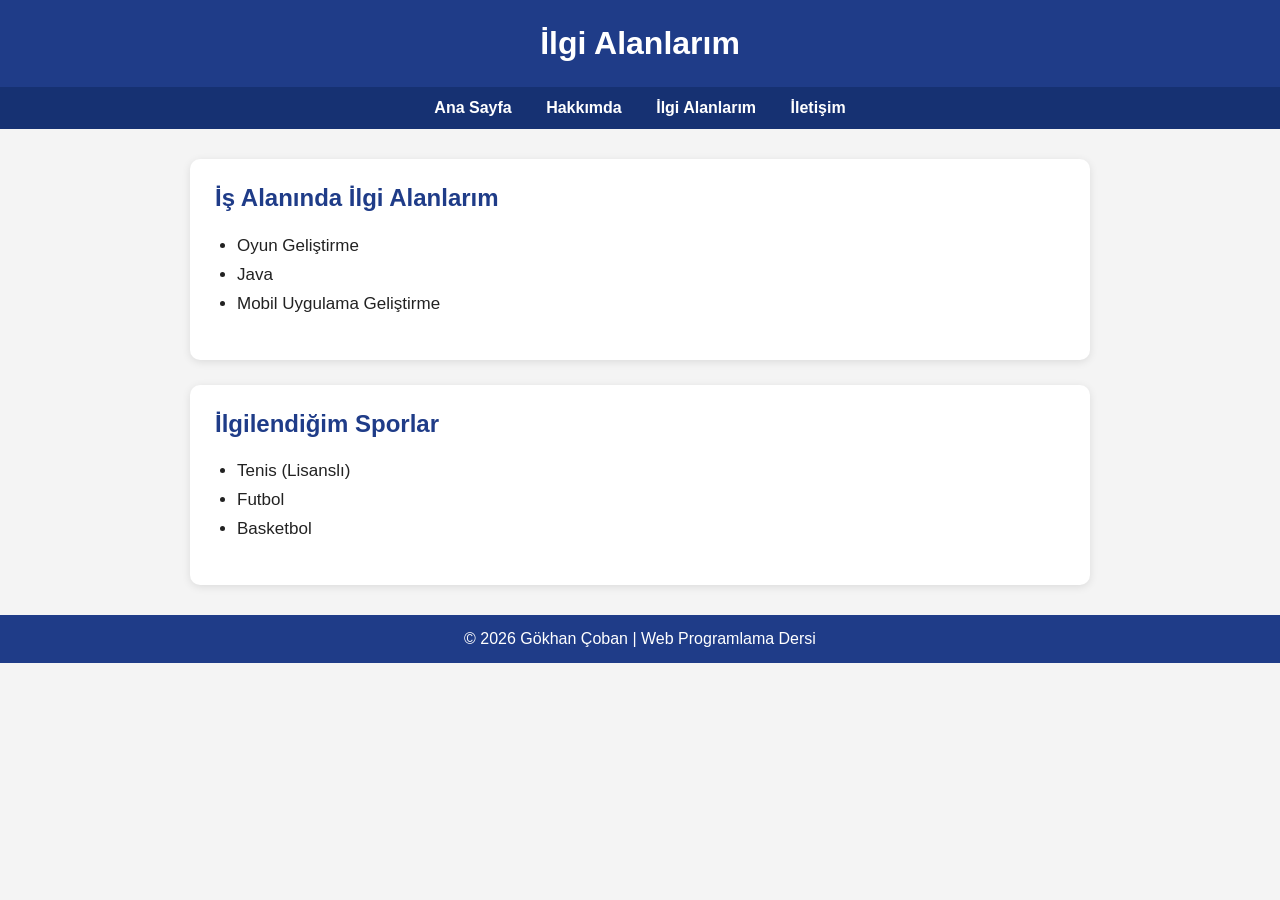
<file: interests.html>
<!DOCTYPE html>
<html lang="tr">
<head>
    <meta charset="UTF-8">
    <meta name="viewport" content="width=device-width, initial-scale=1.0">
    <title>İlgi Alanlarım</title>
    <style>
        body {
            font-family: Arial, sans-serif;
            margin: 0;
            padding: 0;
            background-color: #f4f4f4;
            color: #222;
        }

        header {
            background-color: #1f3c88;
            color: white;
            text-align: center;
            padding: 25px 15px;
        }

        header h1 {
            margin: 0;
            font-size: 32px;
        }

        nav {
            background-color: #163172;
            text-align: center;
            padding: 12px 0;
        }

        nav a {
            color: white;
            text-decoration: none;
            margin: 0 15px;
            font-weight: bold;
        }

        nav a:hover {
            text-decoration: underline;
        }

        main {
            max-width: 900px;
            margin: 30px auto;
            padding: 0 15px;
        }

        .card {
            background-color: white;
            padding: 25px;
            border-radius: 10px;
            box-shadow: 0 2px 8px rgba(0,0,0,0.1);
            margin-bottom: 25px;
        }

        h2 {
            color: #1f3c88;
            margin-top: 0;
        }

        p, li {
            font-size: 17px;
            line-height: 1.7;
        }

        ul {
            padding-left: 22px;
        }

        footer {
            text-align: center;
            background-color: #1f3c88;
            color: white;
            padding: 15px;
            margin-top: 30px;
        }
    </style>
</head>
<body>

    <header>
        <h1>İlgi Alanlarım</h1>
    </header>

    <nav>
        <a href="index.html">Ana Sayfa</a>
        <a href="about.html">Hakkımda</a>
        <a href="interests.html">İlgi Alanlarım</a>
        <a href="contact.html">İletişim</a>
    </nav>

    <main>
        <div class="card">
            <h2>İş Alanında İlgi Alanlarım</h2>
            <ul>
                <li>Oyun Geliştirme</li>
                <li>Java</li>
                <li>Mobil Uygulama Geliştirme</li>
            </ul>
        </div>

        <div class="card">
            <h2>İlgilendiğim Sporlar</h2>
            <ul>
                <li>Tenis (Lisanslı)</li>
                <li>Futbol</li>
                <li>Basketbol</li>
            </ul>
        </div>
    </main>

    <footer>
        &copy; 2026 Gökhan Çoban | Web Programlama Dersi
    </footer>

</body>
</html>
</file>
<file: styles/style.css>

</file>
